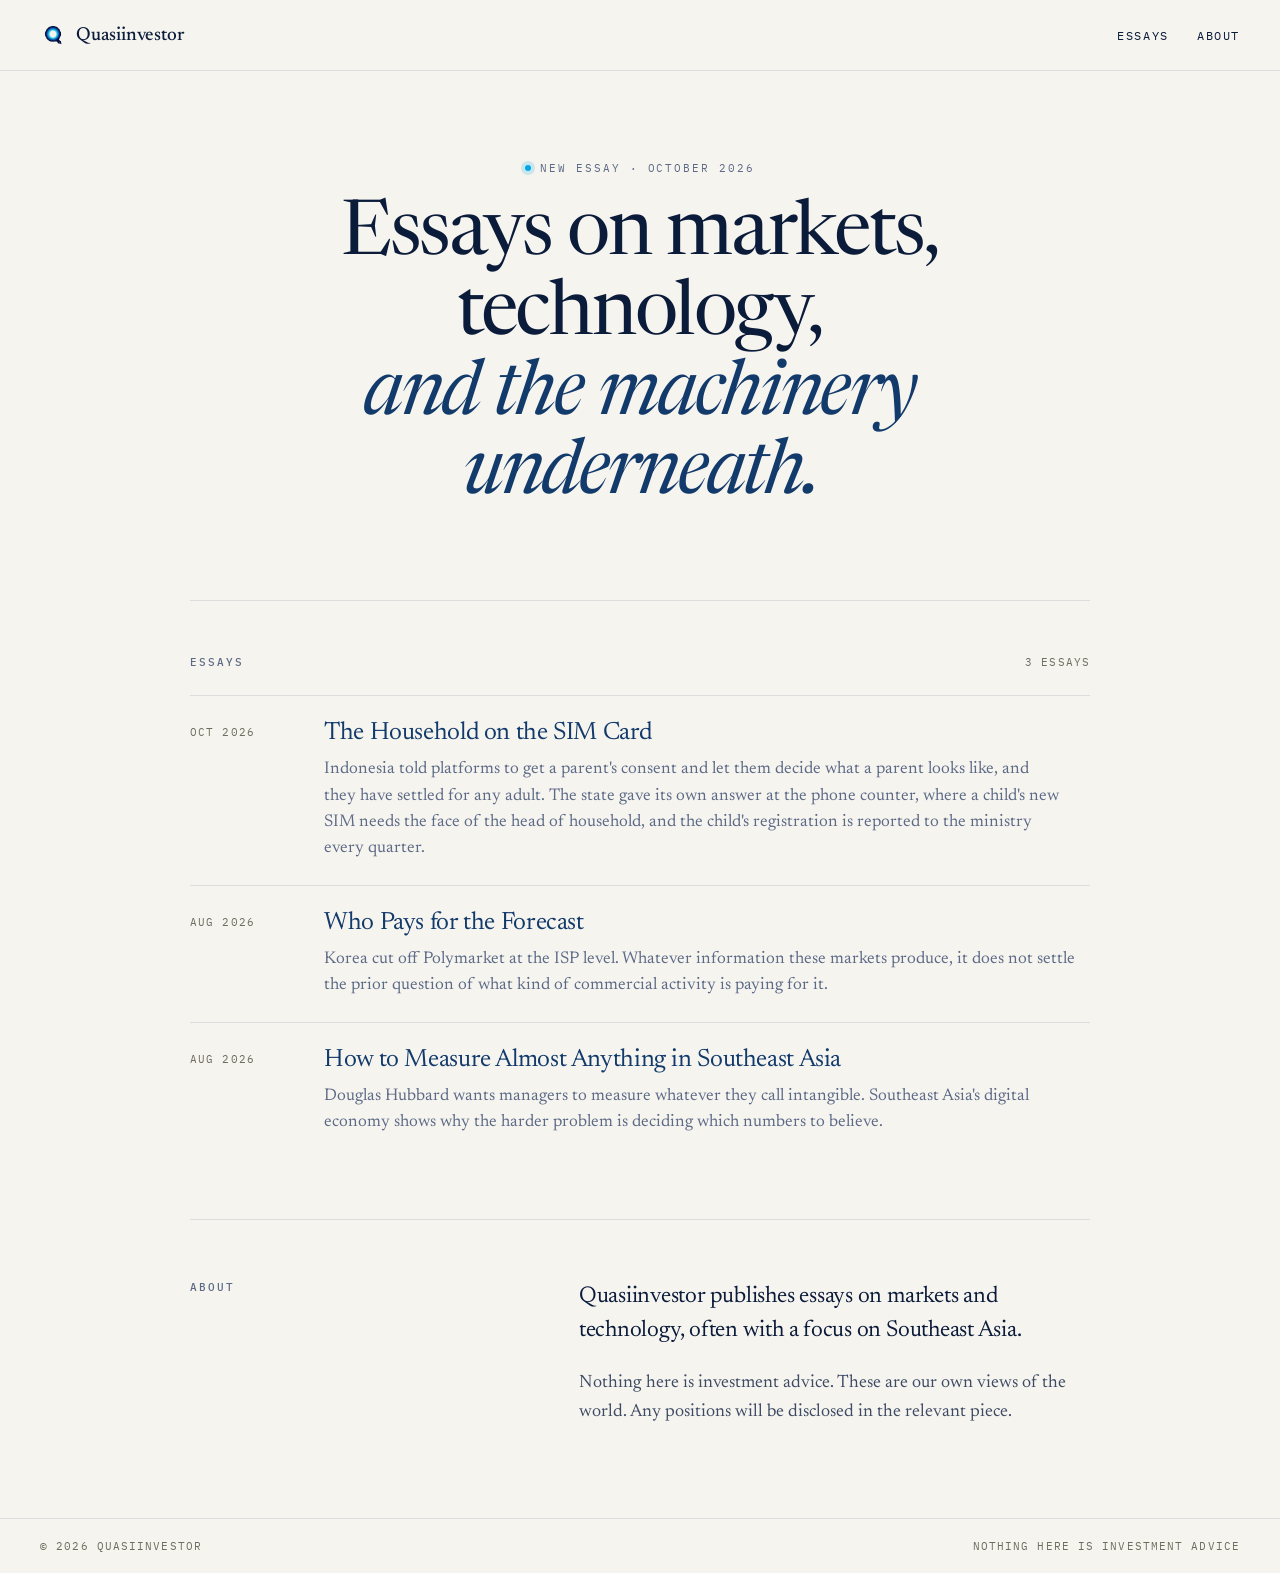
<file: index.html>
<!doctype html>
<html lang="en">
<head>
  <meta charset="utf-8">
  <meta name="viewport" content="width=device-width, initial-scale=1">
  <title>Quasiinvestor · Essays on markets, technology, and the machinery underneath</title>
  <meta name="description" content="Essays on markets, technology, and the machinery underneath, often through a Southeast Asian lens. None of it is investment advice.">
  <meta property="og:title" content="Quasiinvestor">
  <meta property="og:description" content="Essays on markets, technology, and the machinery underneath.">
  <meta property="og:type" content="website">
  <meta property="og:url" content="https://quasiinvestor.com/">
  <link rel="icon" href="assets/quasi-logo.png">
  <link rel="preconnect" href="https://fonts.googleapis.com">
  <link rel="preconnect" href="https://fonts.gstatic.com" crossorigin>
  <link href="https://fonts.googleapis.com/css2?family=IBM+Plex+Mono:wght@400;500&amp;family=Newsreader:ital,opsz,wght@0,6..72,300;0,6..72,400;0,6..72,500;1,6..72,400&amp;display=swap" rel="stylesheet">
  <link rel="stylesheet" href="style.css">
</head>
<body>
  <header class="bar site-header">
    <a class="lockup" href="/" aria-label="Quasiinvestor home">
      <img src="assets/quasi-logo.png" alt="" width="26" height="26">
      <span class="wordmark">Quasiinvestor</span>
    </a>

    <nav aria-label="Main navigation">
      <a href="#essays">Essays</a>
      <a href="#about">About</a>
    </nav>
  </header>

  <main>
    <section class="hero" aria-labelledby="hero-title">
      <p class="status"><span class="dot" aria-hidden="true"></span>New essay · <time datetime="2026-10-01">October 2026</time></p>
      <h1 id="hero-title">Essays on markets, technology,<br><em>and the machinery underneath.</em></h1>
    </section>

    <section class="essays" id="essays" aria-labelledby="essays-title">
      <div class="row-head">
        <h2 class="label" id="essays-title">Essays</h2>
        <span class="count">3 essays</span>
      </div>

      <ul class="essay-index">
        <li>
          <time datetime="2026-10-01">Oct 2026</time>
          <div>
            <a class="essay-title" href="/essays/the-household-on-the-sim-card">The Household on the SIM Card</a>
            <p class="essay-dek">Indonesia told platforms to get a parent's consent and let them decide what a parent looks like, and they have settled for any adult. The state gave its own answer at the phone counter, where a child's new SIM needs the face of the head of household, and the child's registration is reported to the ministry every quarter.</p>
          </div>
        </li>
        <li>
          <time datetime="2026-08-24">Aug 2026</time>
          <div>
            <a class="essay-title" href="/essays/who-pays-for-the-forecast">Who Pays for the Forecast</a>
            <p class="essay-dek">Korea cut off Polymarket at the ISP level. Whatever information these markets produce, it does not settle the prior question of what kind of commercial activity is paying for it.</p>
          </div>
        </li>
        <li>
          <time datetime="2026-08-16">Aug 2026</time>
          <div>
            <a class="essay-title" href="/essays/measure-anything-southeast-asia">How to Measure Almost Anything in Southeast Asia</a>
            <p class="essay-dek">Douglas Hubbard wants managers to measure whatever they call intangible. Southeast Asia's digital economy shows why the harder problem is deciding which numbers to believe.</p>
          </div>
        </li>
      </ul>
    </section>

    <section class="about" id="about" aria-labelledby="about-title">
      <h2 class="label" id="about-title">About</h2>
      <div class="about-copy">
        <p class="lead">Quasiinvestor publishes essays on markets and technology, often with a focus on Southeast Asia.</p>
        <p class="copy">Nothing here is investment advice. These are our own views of the world. Any positions will be disclosed in the relevant piece.</p>
      </div>
    </section>
  </main>

  <footer class="bar site-footer">
    <span>© 2026 Quasiinvestor</span>
    <span>Nothing here is investment advice</span>
  </footer>
</body>
</html>
</file>
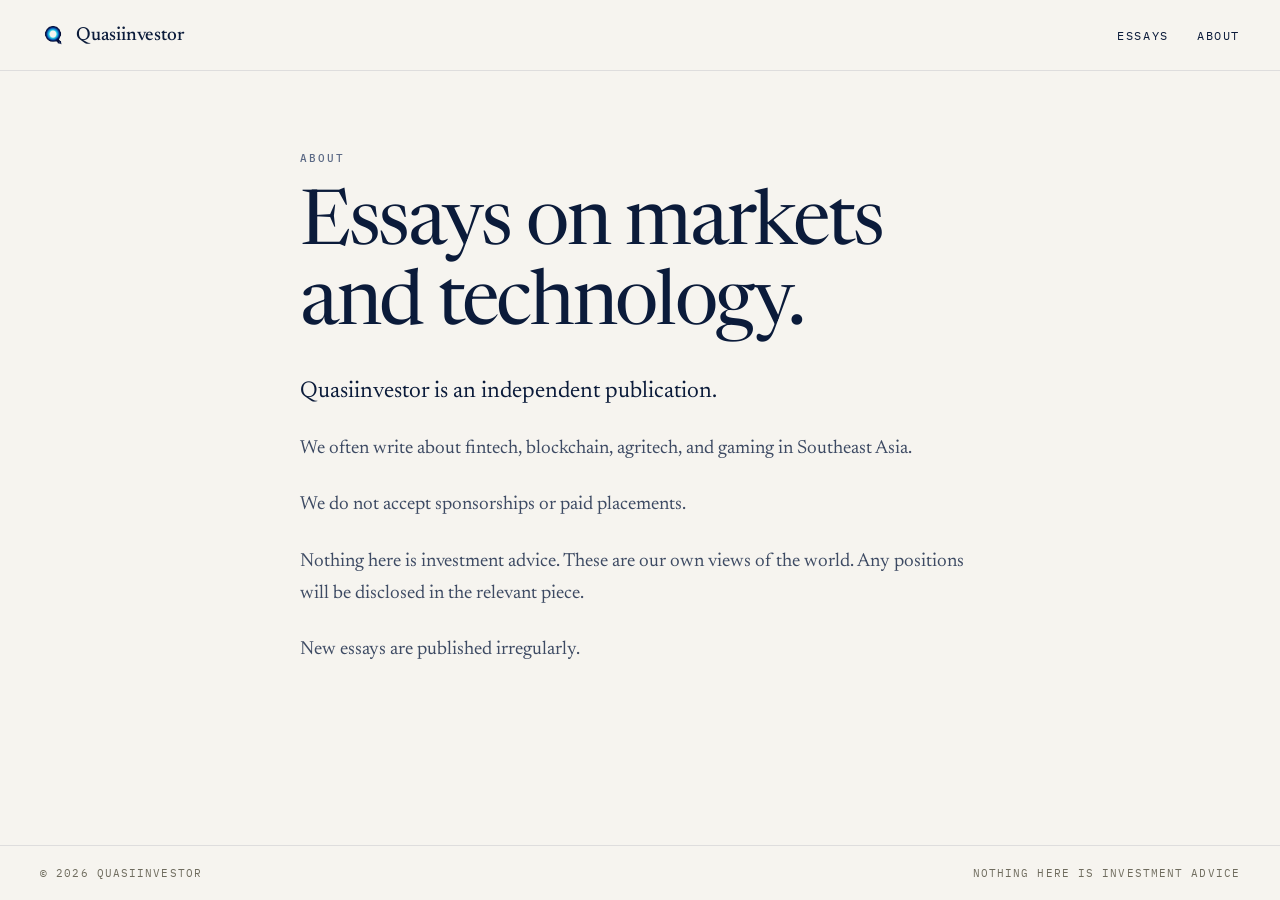
<file: about.html>
<!doctype html>
<html lang="en">
<head>
  <meta charset="utf-8">
  <meta name="viewport" content="width=device-width, initial-scale=1">
  <title>About · Quasiinvestor</title>
  <meta name="description" content="About Quasiinvestor, an independent publication on markets, technology, and Southeast Asia.">
  <meta property="og:title" content="About · Quasiinvestor">
  <meta property="og:description" content="An independent publication on markets, technology, and Southeast Asia.">
  <meta property="og:type" content="website">
  <meta property="og:url" content="https://quasiinvestor.com/about">
  <link rel="icon" href="assets/quasi-logo.png">
  <link rel="preconnect" href="https://fonts.googleapis.com">
  <link rel="preconnect" href="https://fonts.gstatic.com" crossorigin>
  <link href="https://fonts.googleapis.com/css2?family=IBM+Plex+Mono:wght@400;500&amp;family=Newsreader:ital,opsz,wght@0,6..72,300;0,6..72,400;0,6..72,500;1,6..72,400&amp;display=swap" rel="stylesheet">
  <link rel="stylesheet" href="style.css">
</head>
<body>
  <header class="bar site-header">
    <a class="lockup" href="/" aria-label="Quasiinvestor home">
      <img src="assets/quasi-logo.png" alt="" width="26" height="26">
      <span class="wordmark">Quasiinvestor</span>
    </a>

    <nav aria-label="Main navigation">
      <a href="/#essays">Essays</a>
      <a href="/#about" aria-current="page">About</a>
    </nav>
  </header>

  <main>
    <article class="about-page">
      <span class="label">About</span>
      <h1>Essays on markets and technology.</h1>
      <div class="prose">
        <p>Quasiinvestor is an independent publication.</p>
        <p>We often write about fintech, blockchain, agritech, and gaming in Southeast Asia.</p>
        <p>We do not accept sponsorships or paid placements.</p>
        <p>Nothing here is investment advice. These are our own views of the world. Any positions will be disclosed in the relevant piece.</p>
        <p>New essays are published irregularly.</p>
      </div>
    </article>
  </main>

  <footer class="bar site-footer">
    <span>© 2026 Quasiinvestor</span>
    <span>Nothing here is investment advice</span>
  </footer>
</body>
</html>
</file>
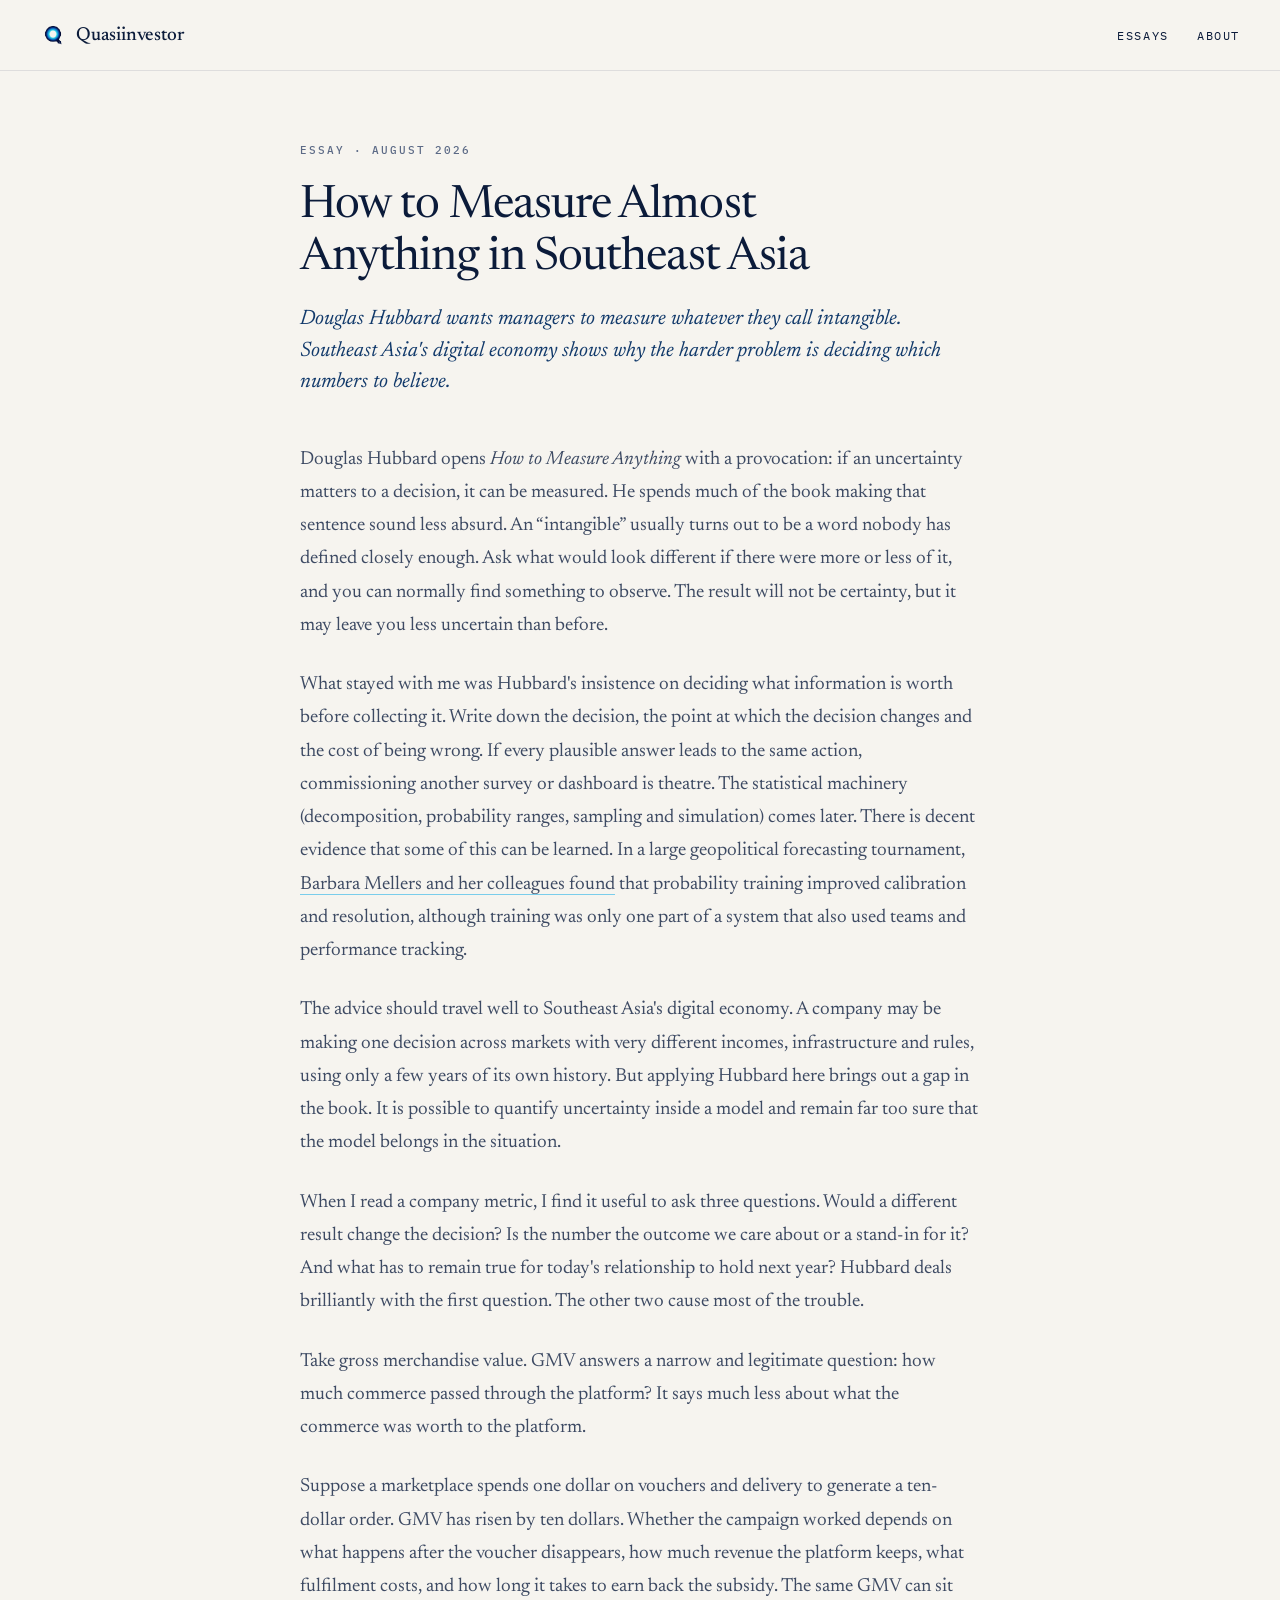
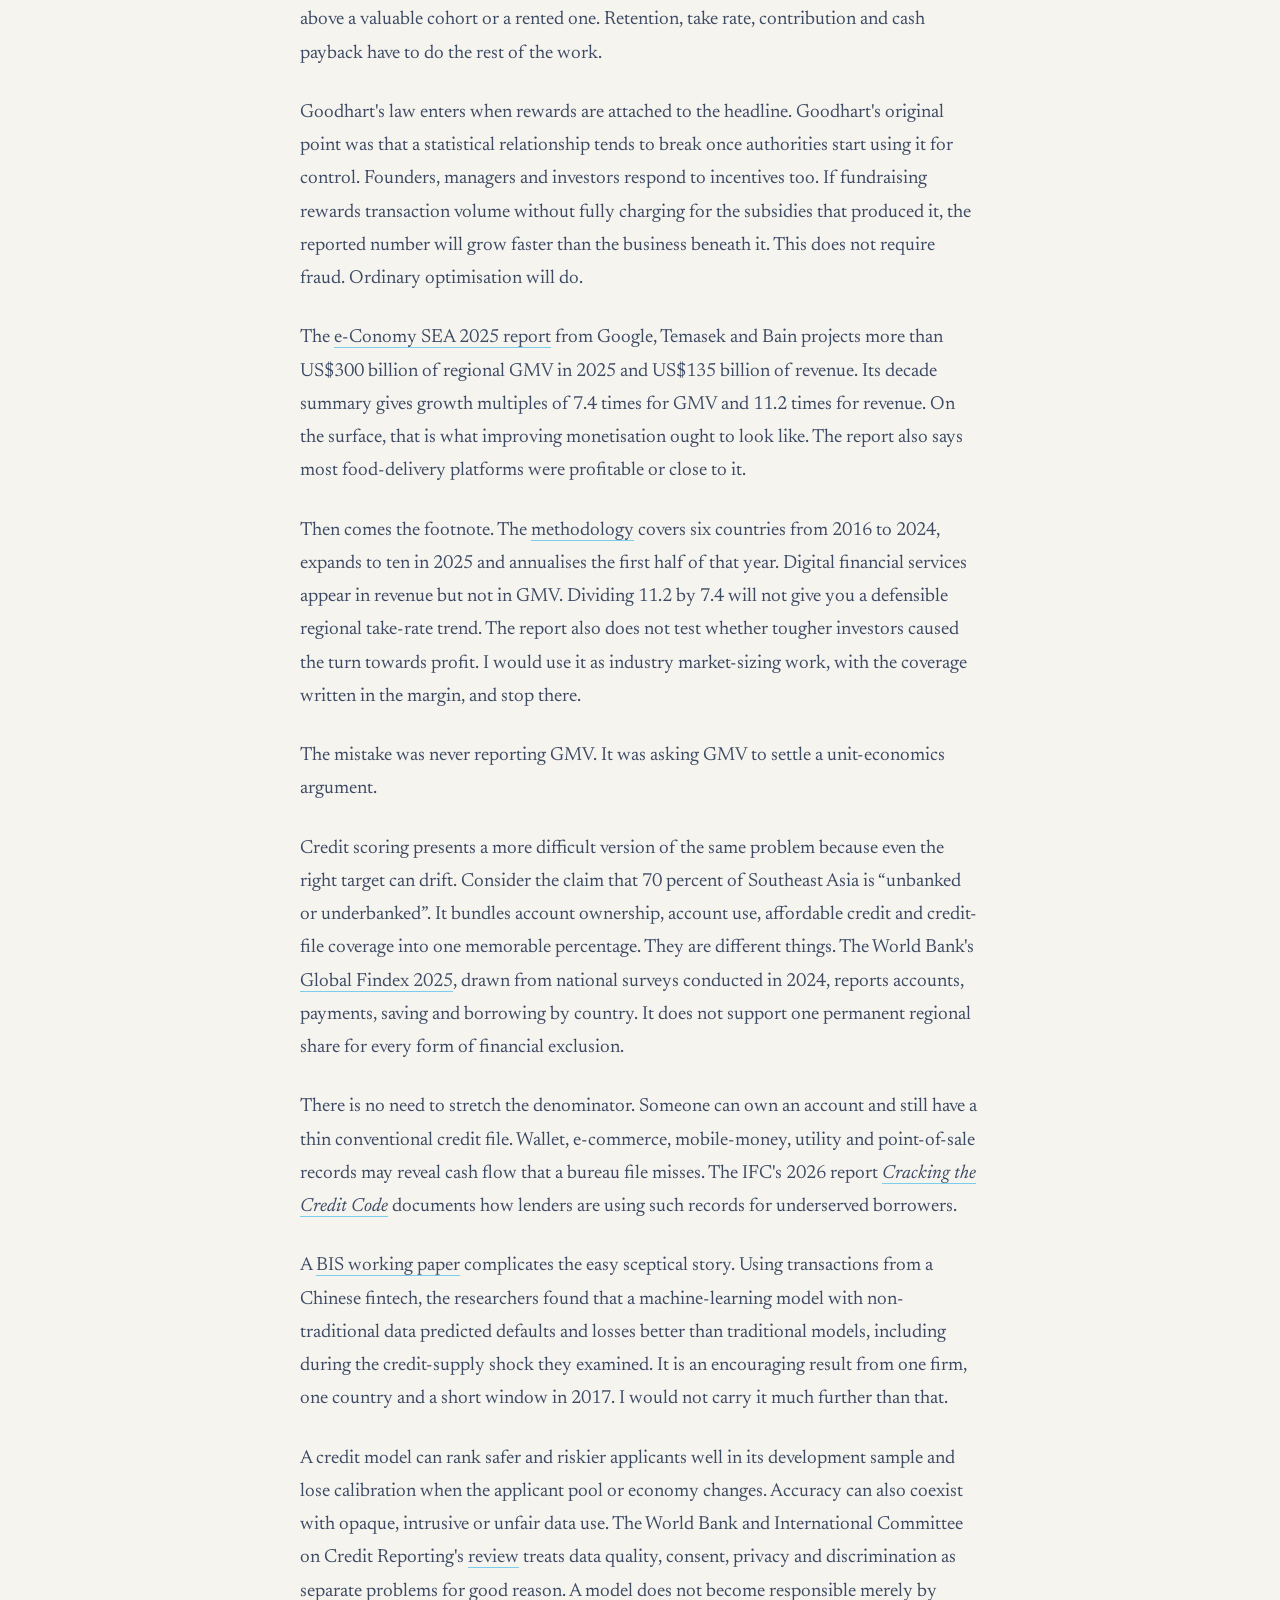
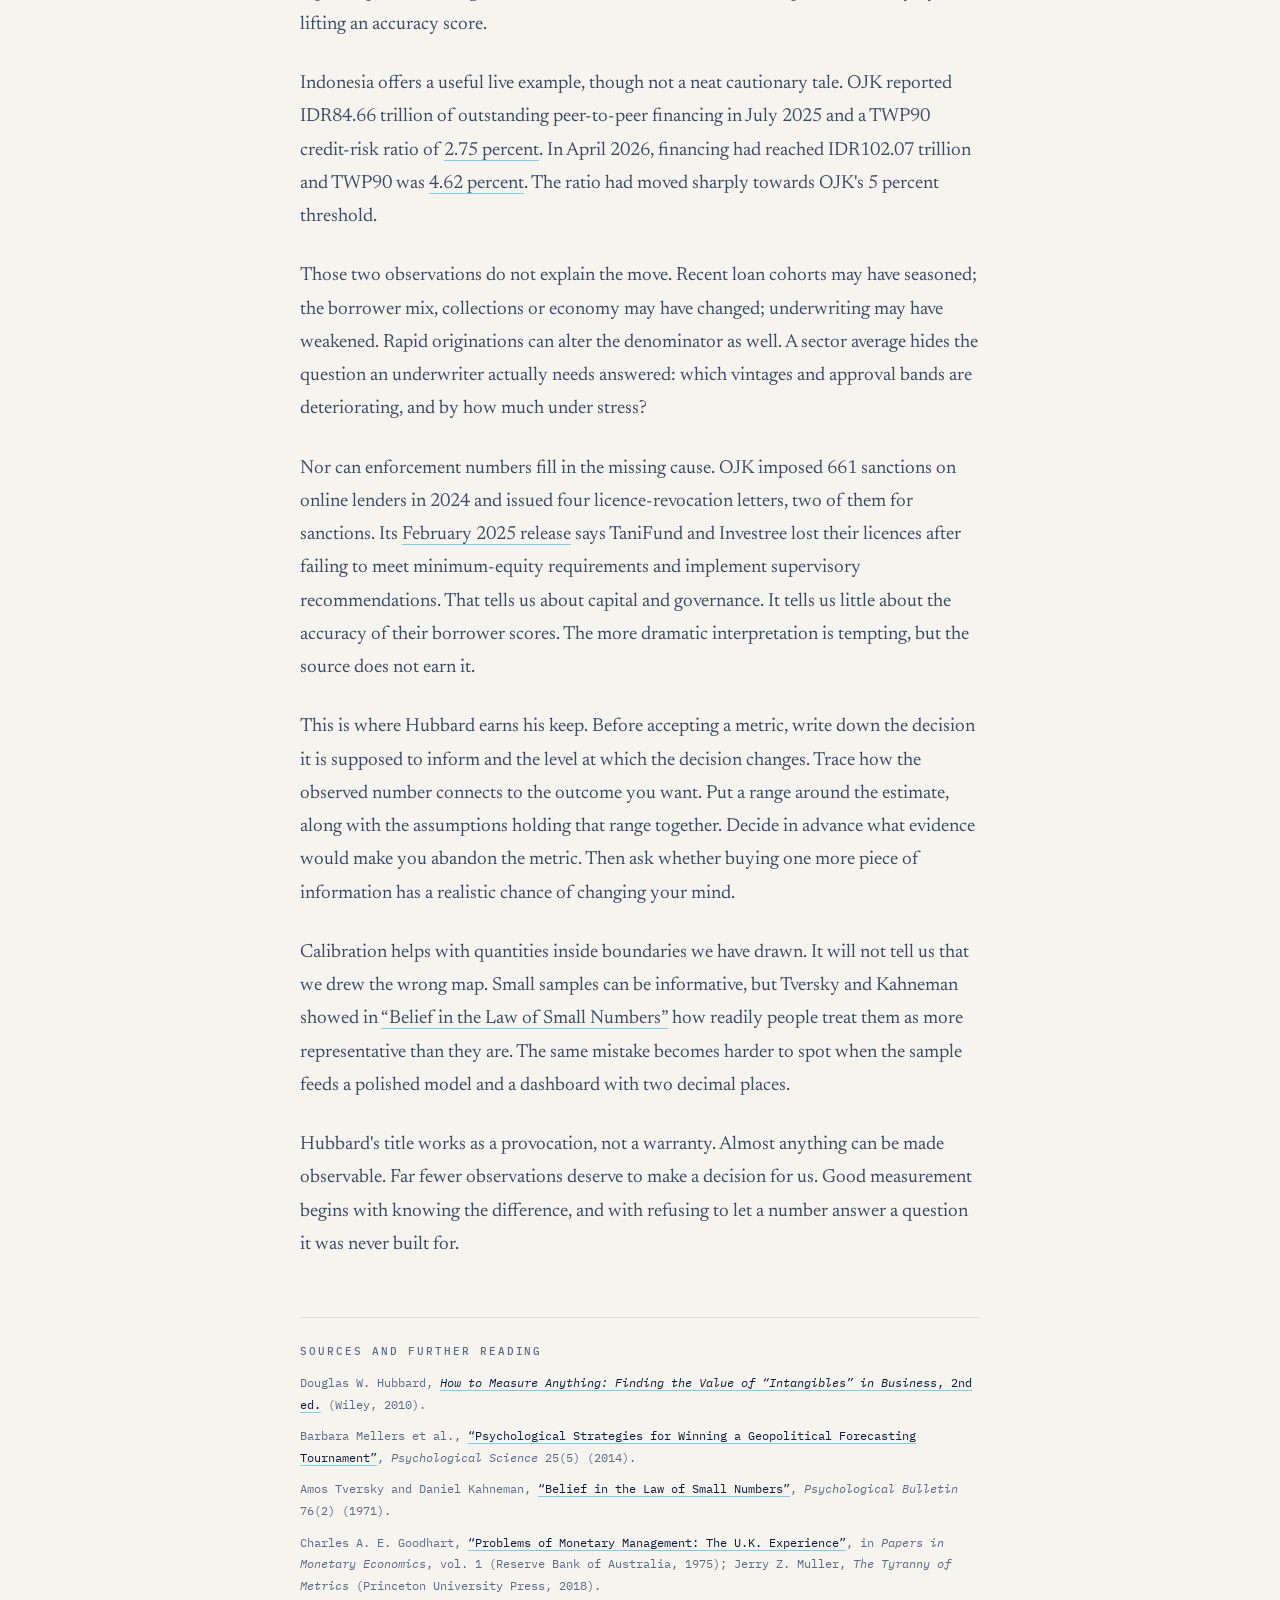
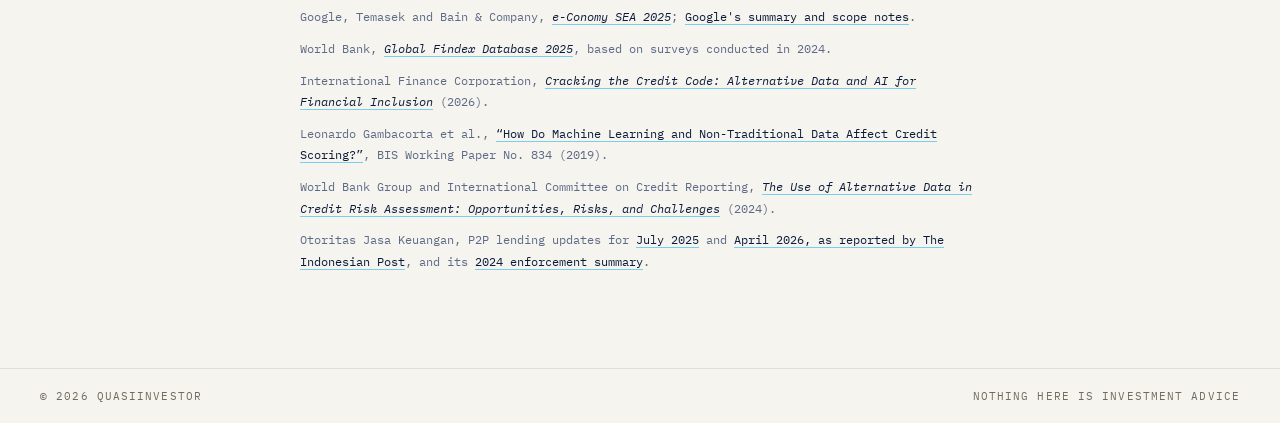
<file: essays/measure-anything-southeast-asia.html>
<!doctype html>
<html lang="en">
<head>
  <meta charset="utf-8">
  <meta name="viewport" content="width=device-width, initial-scale=1">
  <title>How to Measure Almost Anything in Southeast Asia · Quasiinvestor</title>
  <meta name="description" content="Douglas Hubbard wants managers to measure whatever they call intangible. Southeast Asia's digital economy shows why the harder problem is deciding which numbers to believe.">
  <meta property="og:title" content="How to Measure Almost Anything in Southeast Asia">
  <meta property="og:description" content="Douglas Hubbard wants managers to measure whatever they call intangible. Southeast Asia's digital economy shows why the harder problem is deciding which numbers to believe.">
  <meta property="og:type" content="article">
  <meta property="og:url" content="https://quasiinvestor.com/essays/measure-anything-southeast-asia">
  <link rel="icon" href="/assets/quasi-logo.png">
  <link rel="preconnect" href="https://fonts.googleapis.com">
  <link rel="preconnect" href="https://fonts.gstatic.com" crossorigin>
  <link href="https://fonts.googleapis.com/css2?family=IBM+Plex+Mono:wght@400;500&amp;family=Newsreader:ital,opsz,wght@0,6..72,300;0,6..72,400;0,6..72,500;1,6..72,400&amp;display=swap" rel="stylesheet">
  <link rel="stylesheet" href="/style.css">
</head>
<body>
  <header class="bar site-header">
    <a class="lockup" href="/" aria-label="Quasiinvestor home">
      <img src="/assets/quasi-logo.png" alt="" width="26" height="26">
      <span class="wordmark">Quasiinvestor</span>
    </a>

    <nav aria-label="Main navigation">
      <a href="/#essays">Essays</a>
      <a href="/#about">About</a>
    </nav>
  </header>

  <main>
    <article class="essay-page">
      <p class="essay-meta">Essay · <time datetime="2026-08-16">August 2026</time></p>
      <h1>How to Measure Almost Anything in Southeast Asia</h1>
      <p class="dek">Douglas Hubbard wants managers to measure whatever they call intangible. Southeast Asia's digital economy shows why the harder problem is deciding which numbers to believe.</p>

      <div class="prose">
        <p>Douglas Hubbard opens <em>How to Measure Anything</em> with a provocation: if an uncertainty matters to a decision, it can be measured. He spends much of the book making that sentence sound less absurd. An “intangible” usually turns out to be a word nobody has defined closely enough. Ask what would look different if there were more or less of it, and you can normally find something to observe. The result will not be certainty, but it may leave you less uncertain than before.</p>

        <p>What stayed with me was Hubbard's insistence on deciding what information is worth before collecting it. Write down the decision, the point at which the decision changes and the cost of being wrong. If every plausible answer leads to the same action, commissioning another survey or dashboard is theatre. The statistical machinery (decomposition, probability ranges, sampling and simulation) comes later. There is decent evidence that some of this can be learned. In a large geopolitical forecasting tournament, <a href="https://journals.sagepub.com/doi/10.1177/0956797614524255">Barbara Mellers and her colleagues found</a> that probability training improved calibration and resolution, although training was only one part of a system that also used teams and performance tracking.</p>

        <p>The advice should travel well to Southeast Asia's digital economy. A company may be making one decision across markets with very different incomes, infrastructure and rules, using only a few years of its own history. But applying Hubbard here brings out a gap in the book. It is possible to quantify uncertainty inside a model and remain far too sure that the model belongs in the situation.</p>

        <p>When I read a company metric, I find it useful to ask three questions. Would a different result change the decision? Is the number the outcome we care about or a stand-in for it? And what has to remain true for today's relationship to hold next year? Hubbard deals brilliantly with the first question. The other two cause most of the trouble.</p>

        <p>Take gross merchandise value. GMV answers a narrow and legitimate question: how much commerce passed through the platform? It says much less about what the commerce was worth to the platform.</p>

        <p>Suppose a marketplace spends one dollar on vouchers and delivery to generate a ten-dollar order. GMV has risen by ten dollars. Whether the campaign worked depends on what happens after the voucher disappears, how much revenue the platform keeps, what fulfilment costs, and how long it takes to earn back the subsidy. The same GMV can sit above a valuable cohort or a rented one. Retention, take rate, contribution and cash payback have to do the rest of the work.</p>

        <p>Goodhart's law enters when rewards are attached to the headline. Goodhart's original point was that a statistical relationship tends to break once authorities start using it for control. Founders, managers and investors respond to incentives too. If fundraising rewards transaction volume without fully charging for the subsidies that produced it, the reported number will grow faster than the business beneath it. This does not require fraud. Ordinary optimisation will do.</p>

        <p>The <a href="https://economysea.withgoogle.com/">e-Conomy SEA 2025 report</a> from Google, Temasek and Bain projects more than US$300 billion of regional GMV in 2025 and US$135 billion of revenue. Its decade summary gives growth multiples of 7.4 times for GMV and 11.2 times for revenue. On the surface, that is what improving monetisation ought to look like. The report also says most food-delivery platforms were profitable or close to it.</p>

        <p>Then comes the footnote. The <a href="https://blog.google/company-news/inside-google/around-the-globe/google-asia/sea-economy-2025/">methodology</a> covers six countries from 2016 to 2024, expands to ten in 2025 and annualises the first half of that year. Digital financial services appear in revenue but not in GMV. Dividing 11.2 by 7.4 will not give you a defensible regional take-rate trend. The report also does not test whether tougher investors caused the turn towards profit. I would use it as industry market-sizing work, with the coverage written in the margin, and stop there.</p>

        <p>The mistake was never reporting GMV. It was asking GMV to settle a unit-economics argument.</p>

        <p>Credit scoring presents a more difficult version of the same problem because even the right target can drift. Consider the claim that 70 percent of Southeast Asia is “unbanked or underbanked”. It bundles account ownership, account use, affordable credit and credit-file coverage into one memorable percentage. They are different things. The World Bank's <a href="https://www.worldbank.org/en/publication/globalfindex/report">Global Findex 2025</a>, drawn from national surveys conducted in 2024, reports accounts, payments, saving and borrowing by country. It does not support one permanent regional share for every form of financial exclusion.</p>

        <p>There is no need to stretch the denominator. Someone can own an account and still have a thin conventional credit file. Wallet, e-commerce, mobile-money, utility and point-of-sale records may reveal cash flow that a bureau file misses. The IFC's 2026 report <a href="https://www.ifc.org/en/insights-reports/2026/cracking-the-credit-code-alternative-data-and-ai-for-financial-inclusion"><em>Cracking the Credit Code</em></a> documents how lenders are using such records for underserved borrowers.</p>

        <p>A <a href="https://www.bis.org/publ/work834.htm">BIS working paper</a> complicates the easy sceptical story. Using transactions from a Chinese fintech, the researchers found that a machine-learning model with non-traditional data predicted defaults and losses better than traditional models, including during the credit-supply shock they examined. It is an encouraging result from one firm, one country and a short window in 2017. I would not carry it much further than that.</p>

        <p>A credit model can rank safer and riskier applicants well in its development sample and lose calibration when the applicant pool or economy changes. Accuracy can also coexist with opaque, intrusive or unfair data use. The World Bank and International Committee on Credit Reporting's <a href="https://openknowledge.worldbank.org/bitstreams/dde85d69-37ac-415e-bc9d-9d6990189da2/download">review</a> treats data quality, consent, privacy and discrimination as separate problems for good reason. A model does not become responsible merely by lifting an accuracy score.</p>

        <p>Indonesia offers a useful live example, though not a neat cautionary tale. OJK reported IDR84.66 trillion of outstanding peer-to-peer financing in July 2025 and a TWP90 credit-risk ratio of <a href="https://www.ojk.go.id/en/berita-dan-kegiatan/siaran-pers/Pages/Financial-Services-Sector-Stability-Maintained-Amid-Global-and-Domestic-Dynamics.aspx">2.75 percent</a>. In April 2026, financing had reached IDR102.07 trillion and TWP90 was <a href="https://indonesianpost.com/2026/06/08/ojk-special-supervision-fintech-lenders-capital-bad-loans-indonesia/">4.62 percent</a>. The ratio had moved sharply towards OJK's 5 percent threshold.</p>

        <p>Those two observations do not explain the move. Recent loan cohorts may have seasoned; the borrower mix, collections or economy may have changed; underwriting may have weakened. Rapid originations can alter the denominator as well. A sector average hides the question an underwriter actually needs answered: which vintages and approval bands are deteriorating, and by how much under stress?</p>

        <p>Nor can enforcement numbers fill in the missing cause. OJK imposed 661 sanctions on online lenders in 2024 and issued four licence-revocation letters, two of them for sanctions. Its <a href="https://ojk.go.id/en/berita-dan-kegiatan/siaran-pers/Documents/Pages/OJK-Strengthens-Supervision-and-Resolves-Issues-in-the-Fintech-Peer-to-Peer-Lending-Industry/20%20%5BPress%20Release%5D%20OJK%20Fokus%20Penguatan%20Pengawasan%20dan%20Penyelesaian%20Permasalahan%20di%20Industri%20Pindar_EN.pdf">February 2025 release</a> says TaniFund and Investree lost their licences after failing to meet minimum-equity requirements and implement supervisory recommendations. That tells us about capital and governance. It tells us little about the accuracy of their borrower scores. The more dramatic interpretation is tempting, but the source does not earn it.</p>

        <p>This is where Hubbard earns his keep. Before accepting a metric, write down the decision it is supposed to inform and the level at which the decision changes. Trace how the observed number connects to the outcome you want. Put a range around the estimate, along with the assumptions holding that range together. Decide in advance what evidence would make you abandon the metric. Then ask whether buying one more piece of information has a realistic chance of changing your mind.</p>

        <p>Calibration helps with quantities inside boundaries we have drawn. It will not tell us that we drew the wrong map. Small samples can be informative, but Tversky and Kahneman showed in <a href="https://doi.org/10.1037/h0031322">“Belief in the Law of Small Numbers”</a> how readily people treat them as more representative than they are. The same mistake becomes harder to spot when the sample feeds a polished model and a dashboard with two decimal places.</p>

        <p>Hubbard's title works as a provocation, not a warranty. Almost anything can be made observable. Far fewer observations deserve to make a decision for us. Good measurement begins with knowing the difference, and with refusing to let a number answer a question it was never built for.</p>
      </div>

      <div class="sources">
        <span class="label">Sources and further reading</span>
        <ul>
          <li>Douglas W. Hubbard, <a href="https://onlinelibrary.wiley.com/doi/book/10.1002/9781118983836"><em>How to Measure Anything: Finding the Value of “Intangibles” in Business</em>, 2nd ed.</a> (Wiley, 2010).</li>
          <li>Barbara Mellers et al., <a href="https://journals.sagepub.com/doi/10.1177/0956797614524255">“Psychological Strategies for Winning a Geopolitical Forecasting Tournament”</a>, <em>Psychological Science</em> 25(5) (2014).</li>
          <li>Amos Tversky and Daniel Kahneman, <a href="https://doi.org/10.1037/h0031322">“Belief in the Law of Small Numbers”</a>, <em>Psychological Bulletin</em> 76(2) (1971).</li>
          <li>Charles A. E. Goodhart, <a href="https://www.econbiz.de/Record/problems-of-monetary-management-the-u-k-experience-goodhart-charles/10002525062">“Problems of Monetary Management: The U.K. Experience”</a>, in <em>Papers in Monetary Economics</em>, vol. 1 (Reserve Bank of Australia, 1975); Jerry Z. Muller, <em>The Tyranny of Metrics</em> (Princeton University Press, 2018).</li>
          <li>Google, Temasek and Bain &amp; Company, <a href="https://economysea.withgoogle.com/"><em>e-Conomy SEA 2025</em></a>; <a href="https://blog.google/company-news/inside-google/around-the-globe/google-asia/sea-economy-2025/">Google's summary and scope notes</a>.</li>
          <li>World Bank, <a href="https://www.worldbank.org/en/publication/globalfindex/report"><em>Global Findex Database 2025</em></a>, based on surveys conducted in 2024.</li>
          <li>International Finance Corporation, <a href="https://www.ifc.org/en/insights-reports/2026/cracking-the-credit-code-alternative-data-and-ai-for-financial-inclusion"><em>Cracking the Credit Code: Alternative Data and AI for Financial Inclusion</em></a> (2026).</li>
          <li>Leonardo Gambacorta et al., <a href="https://www.bis.org/publ/work834.htm">“How Do Machine Learning and Non-Traditional Data Affect Credit Scoring?”</a>, BIS Working Paper No. 834 (2019).</li>
          <li>World Bank Group and International Committee on Credit Reporting, <a href="https://openknowledge.worldbank.org/bitstreams/dde85d69-37ac-415e-bc9d-9d6990189da2/download"><em>The Use of Alternative Data in Credit Risk Assessment: Opportunities, Risks, and Challenges</em></a> (2024).</li>
          <li>Otoritas Jasa Keuangan, P2P lending updates for <a href="https://www.ojk.go.id/en/berita-dan-kegiatan/siaran-pers/Pages/Financial-Services-Sector-Stability-Maintained-Amid-Global-and-Domestic-Dynamics.aspx">July 2025</a> and <a href="https://indonesianpost.com/2026/06/08/ojk-special-supervision-fintech-lenders-capital-bad-loans-indonesia/">April 2026, as reported by The Indonesian Post</a>, and its <a href="https://ojk.go.id/en/berita-dan-kegiatan/siaran-pers/Documents/Pages/OJK-Strengthens-Supervision-and-Resolves-Issues-in-the-Fintech-Peer-to-Peer-Lending-Industry/20%20%5BPress%20Release%5D%20OJK%20Fokus%20Penguatan%20Pengawasan%20dan%20Penyelesaian%20Permasalahan%20di%20Industri%20Pindar_EN.pdf">2024 enforcement summary</a>.</li>
        </ul>
      </div>
    </article>
  </main>

  <footer class="bar site-footer">
    <span>© 2026 Quasiinvestor</span>
    <span>Nothing here is investment advice</span>
  </footer>
</body>
</html>
</file>
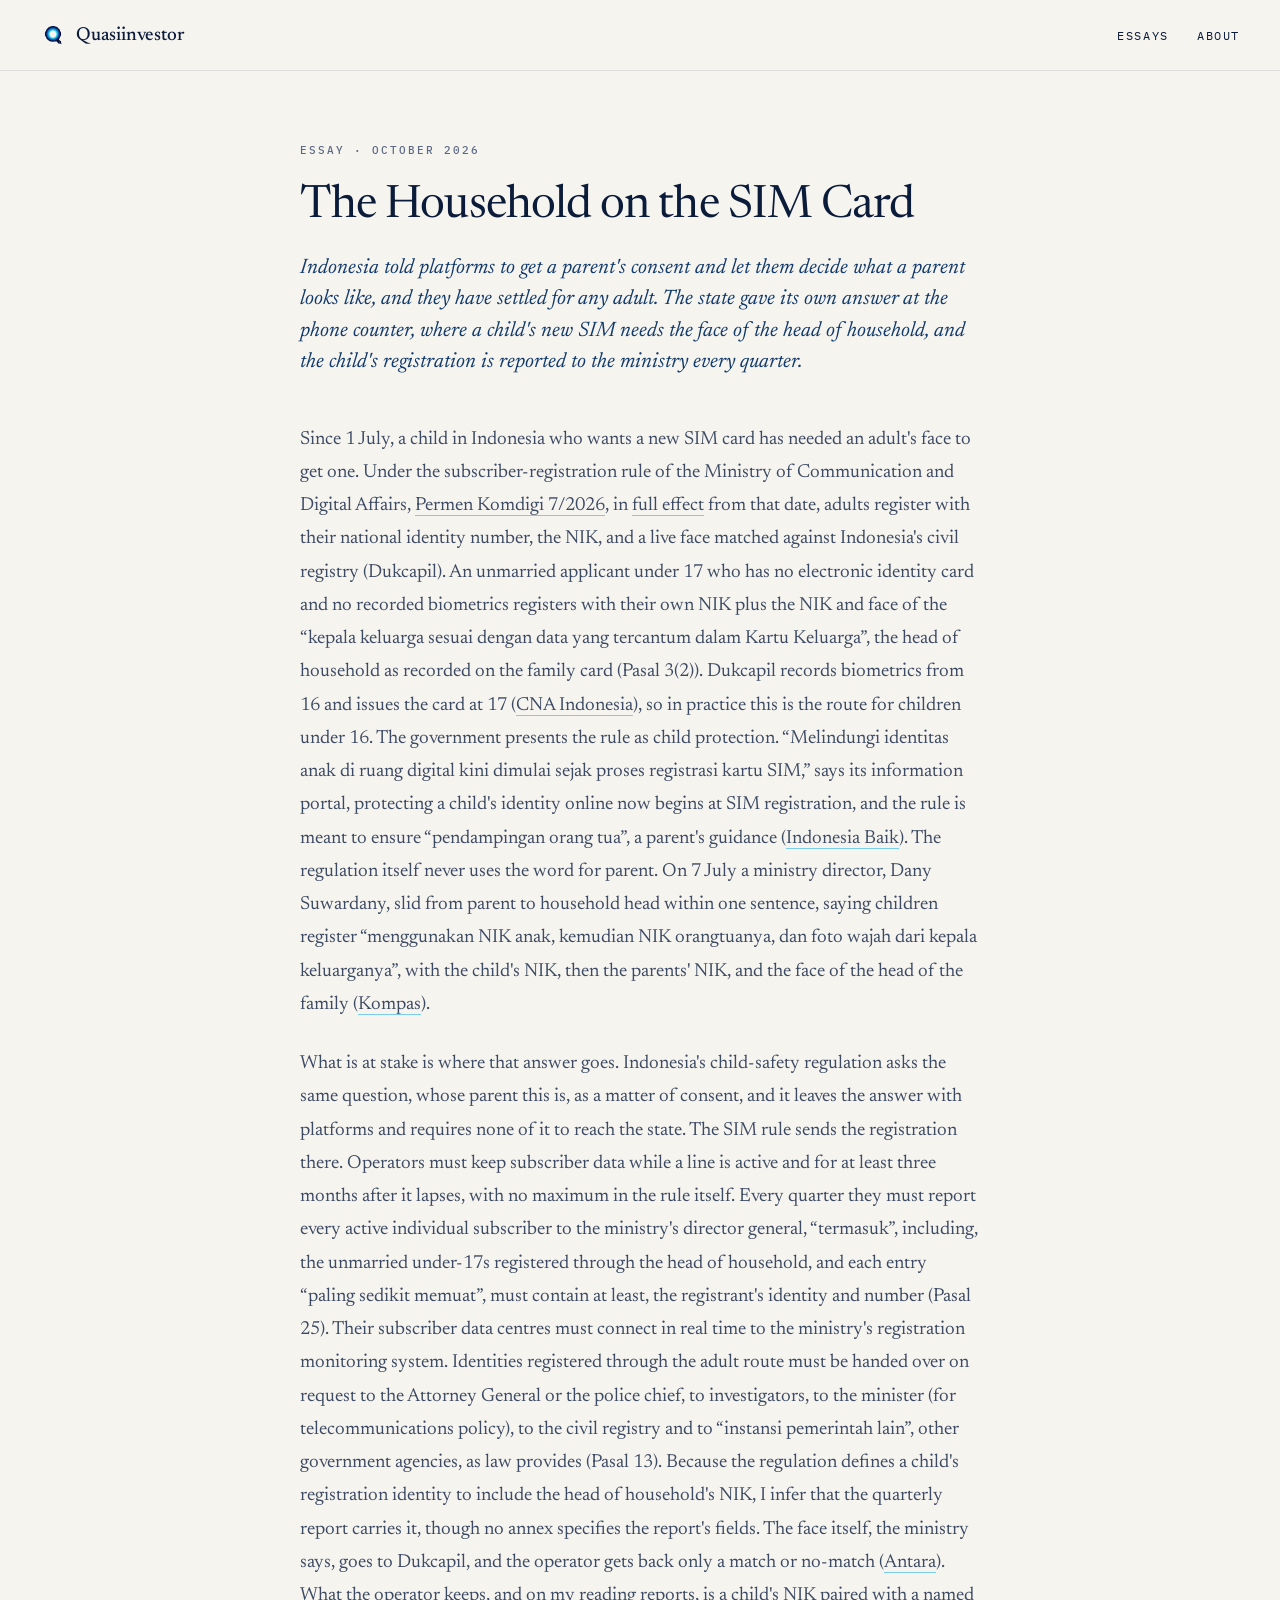
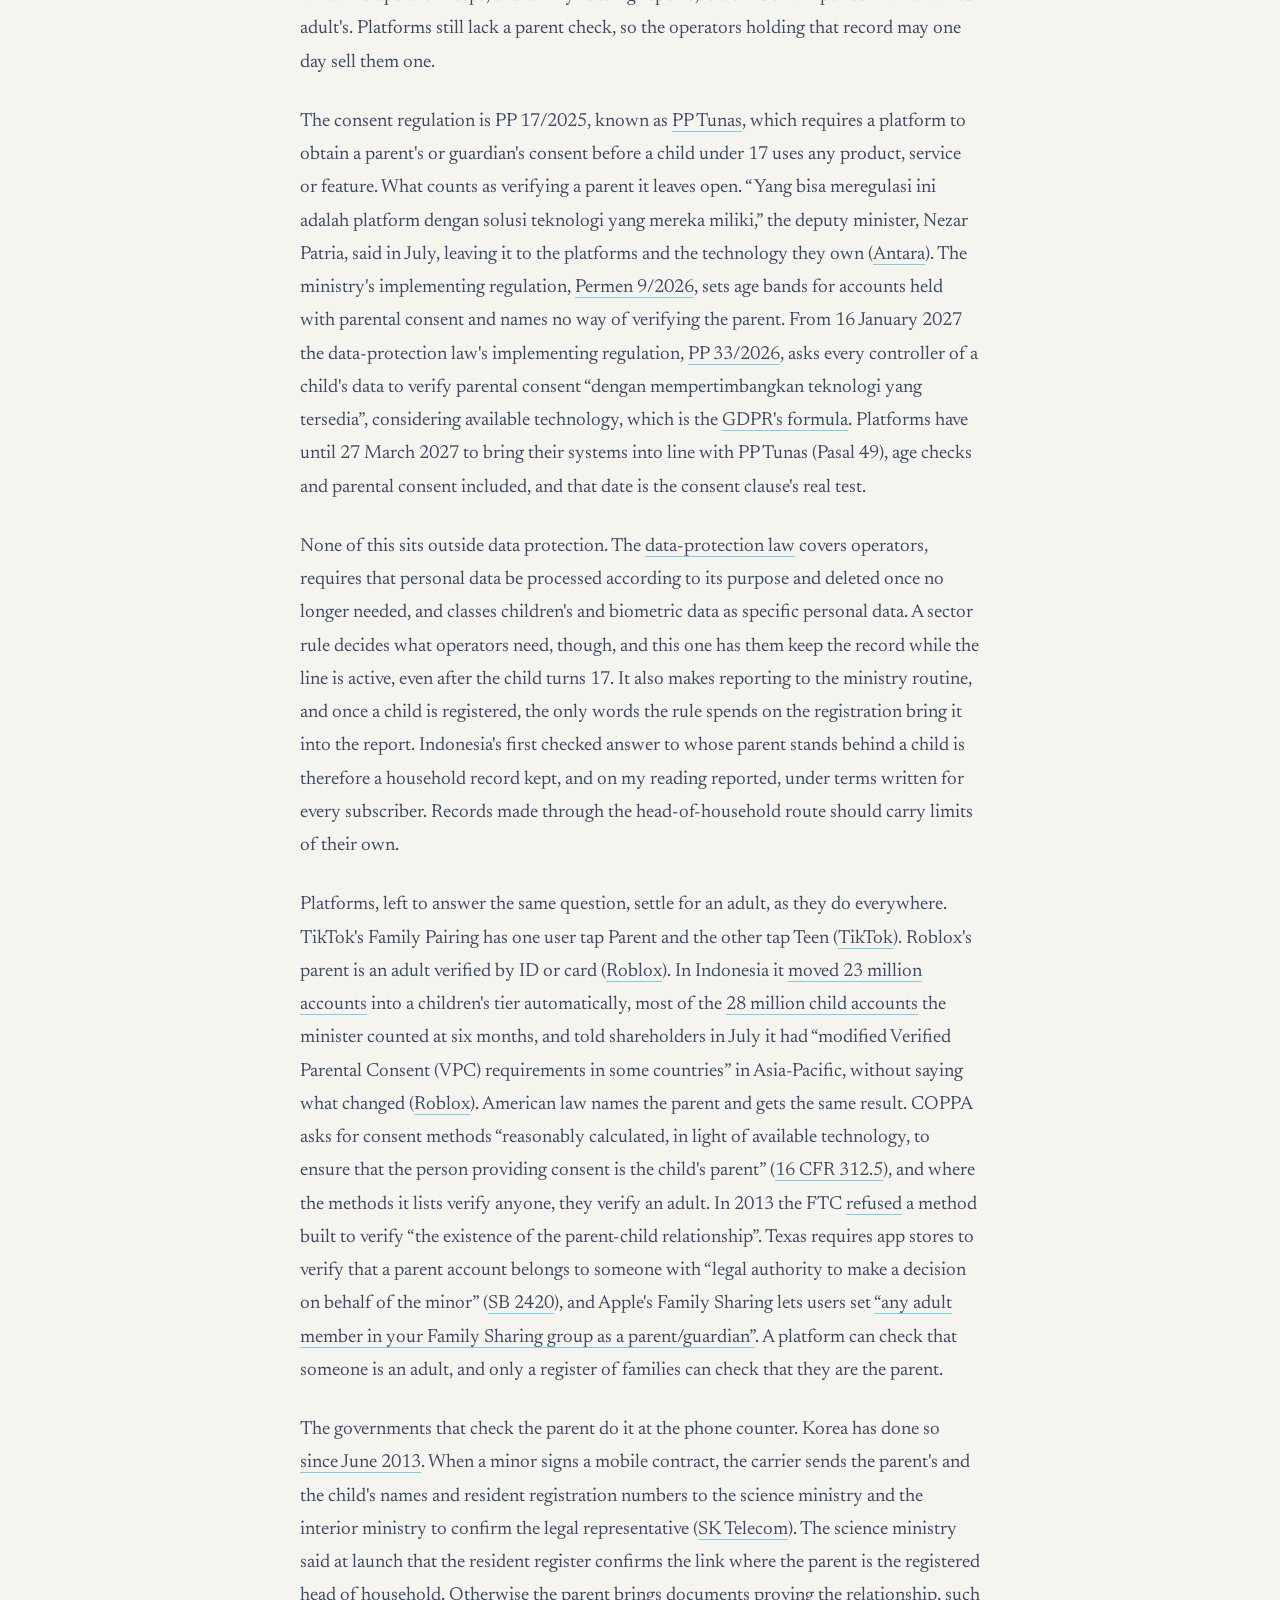
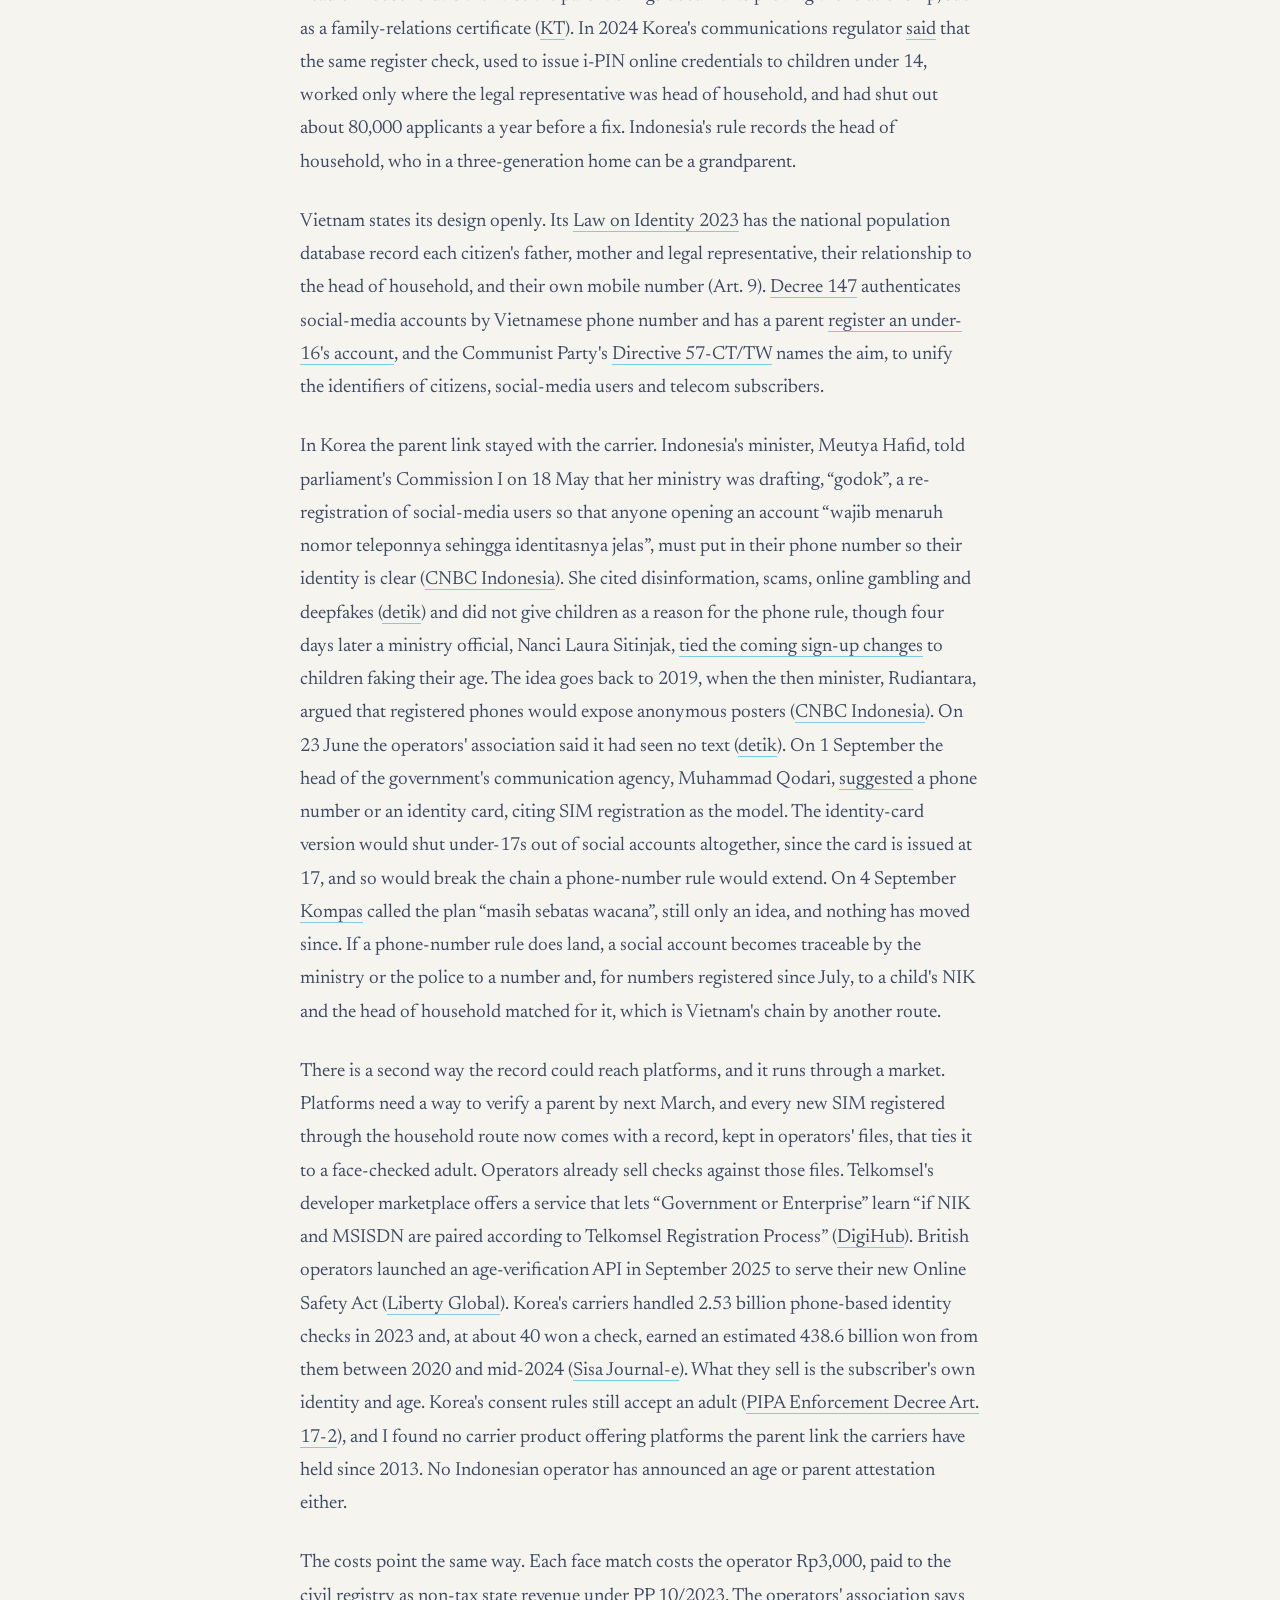
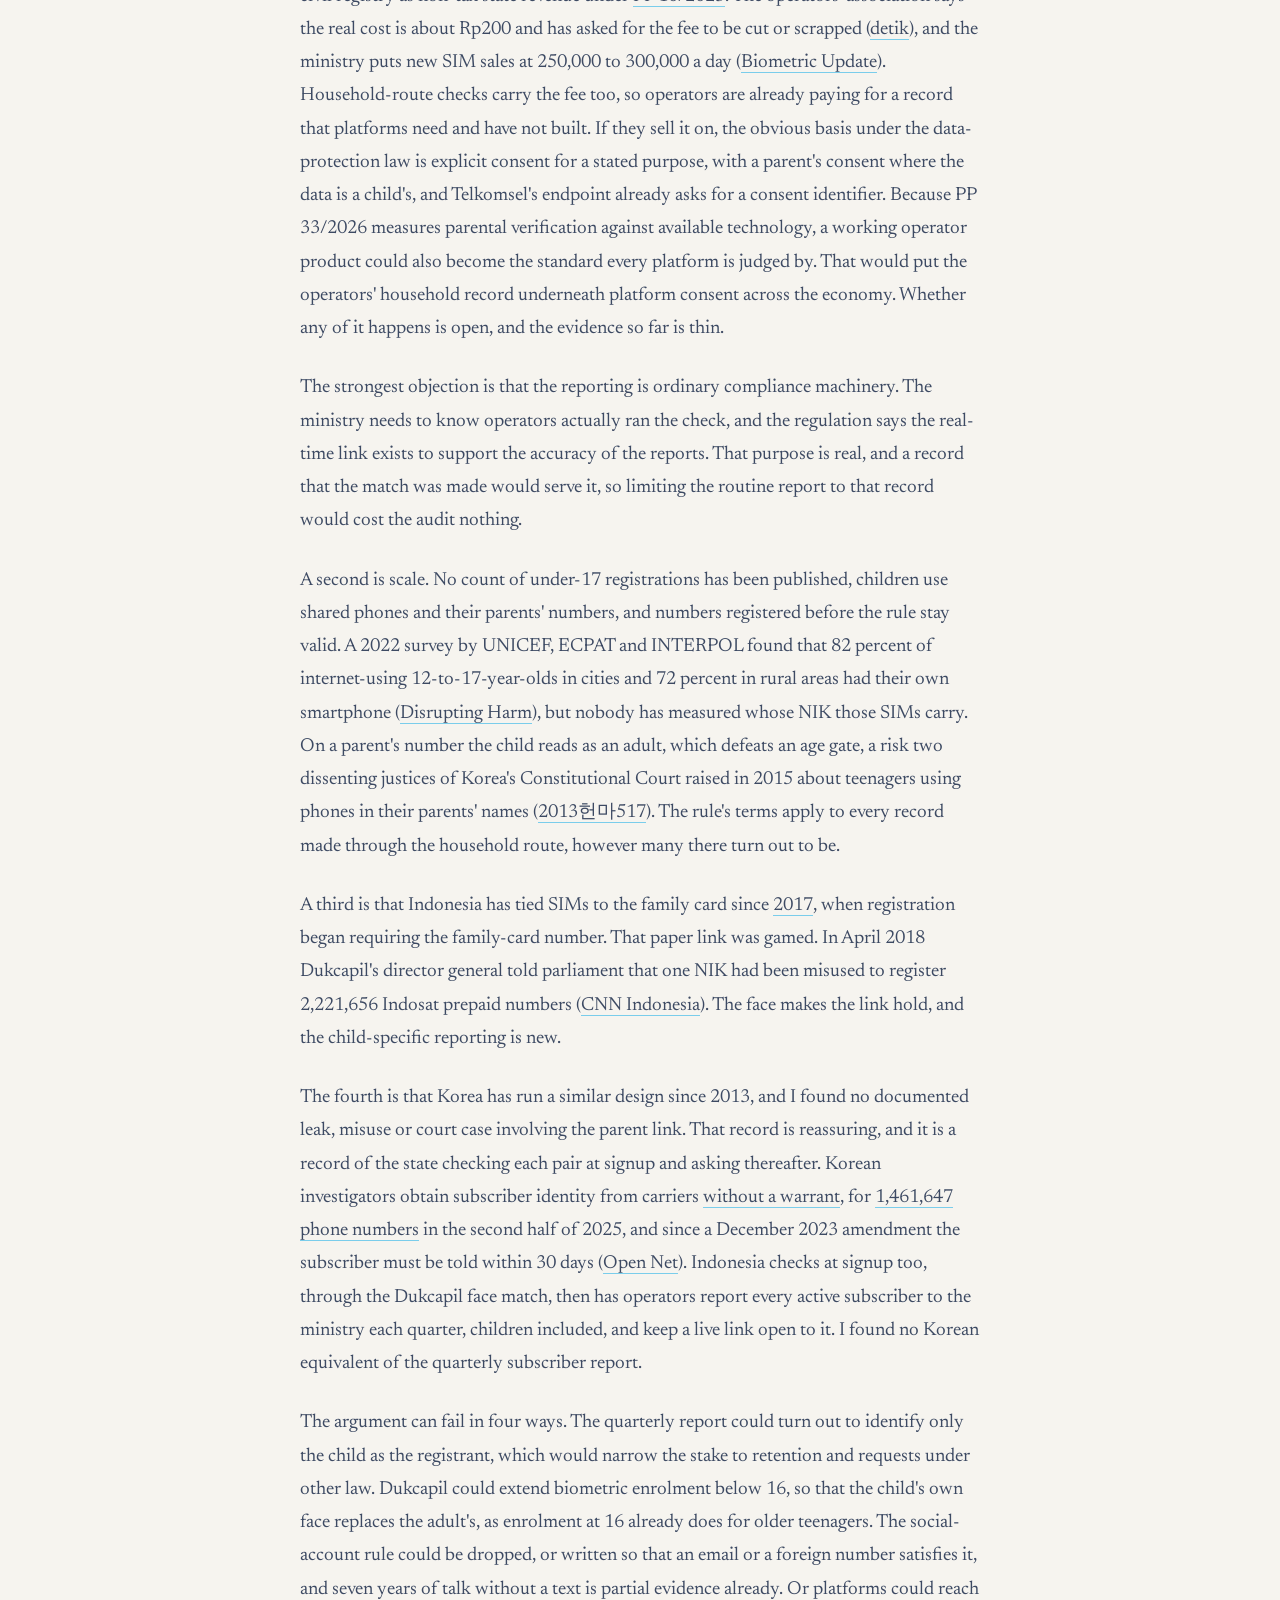
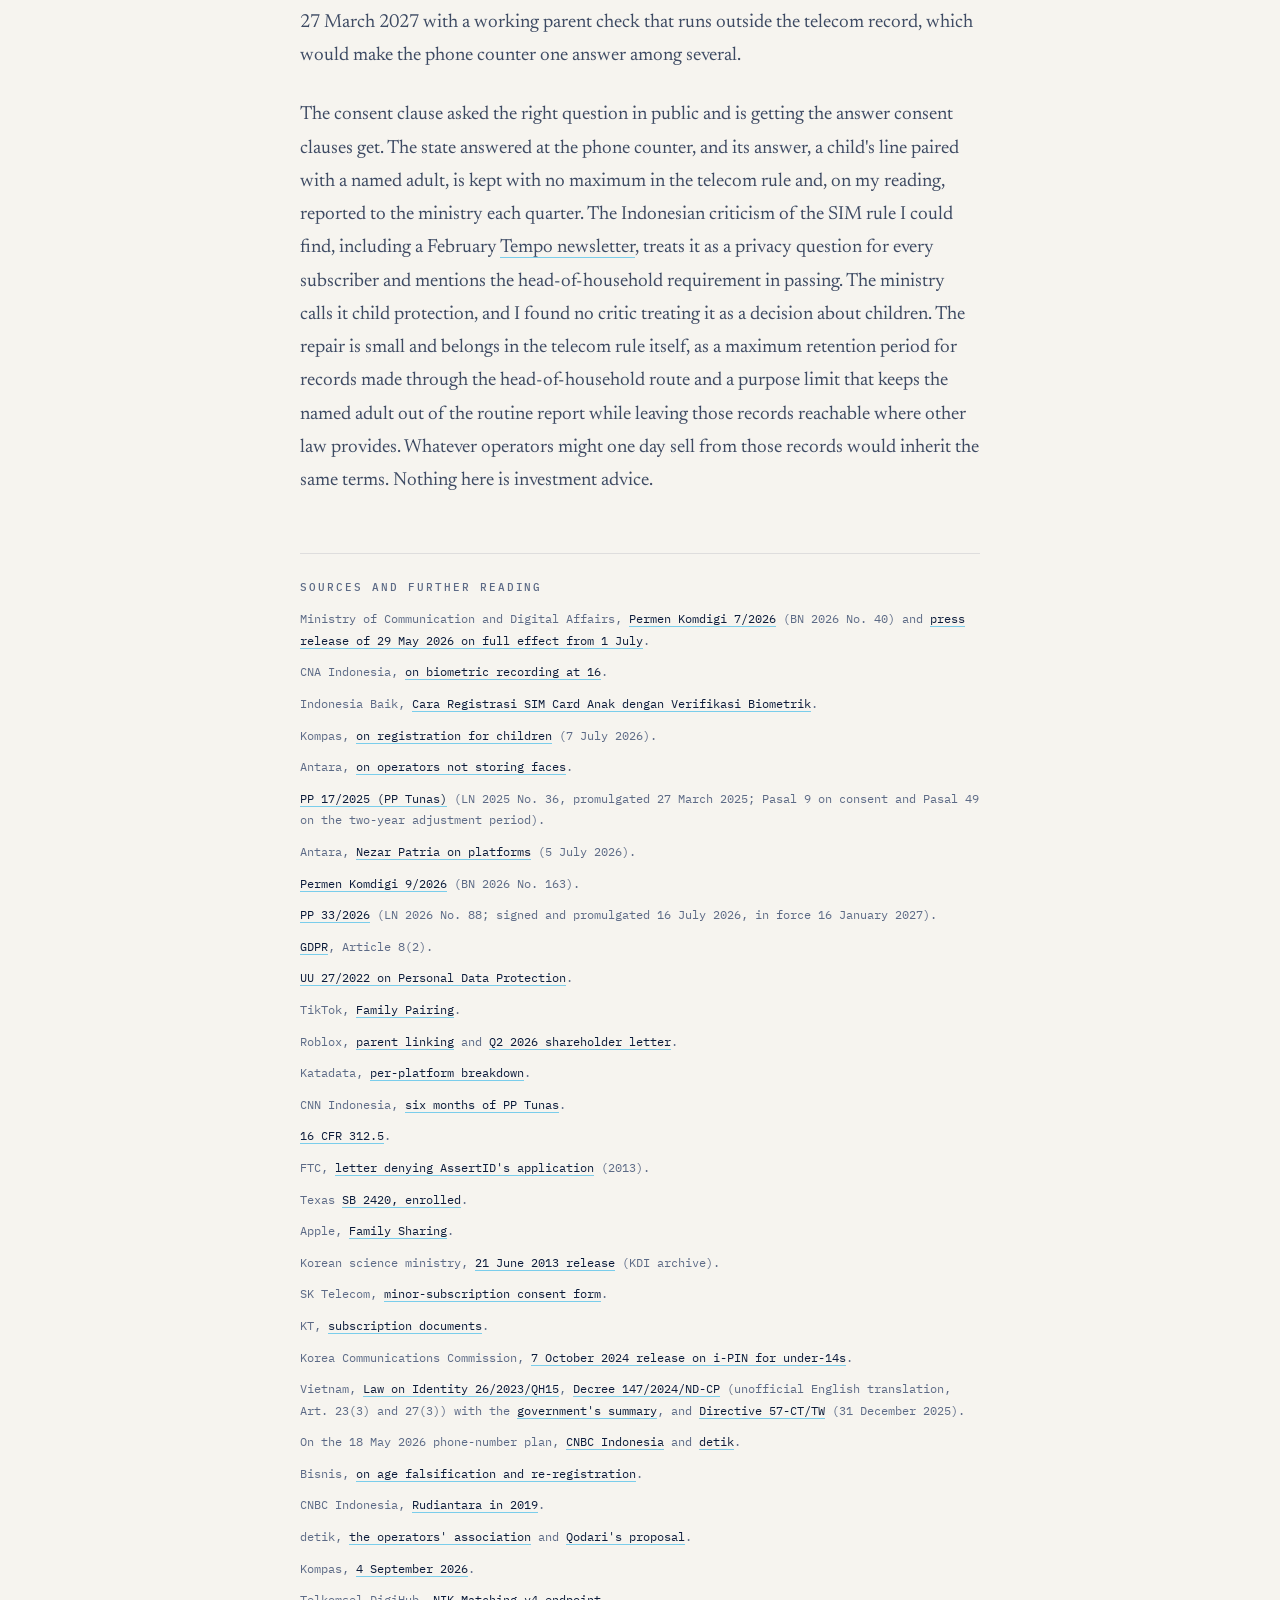
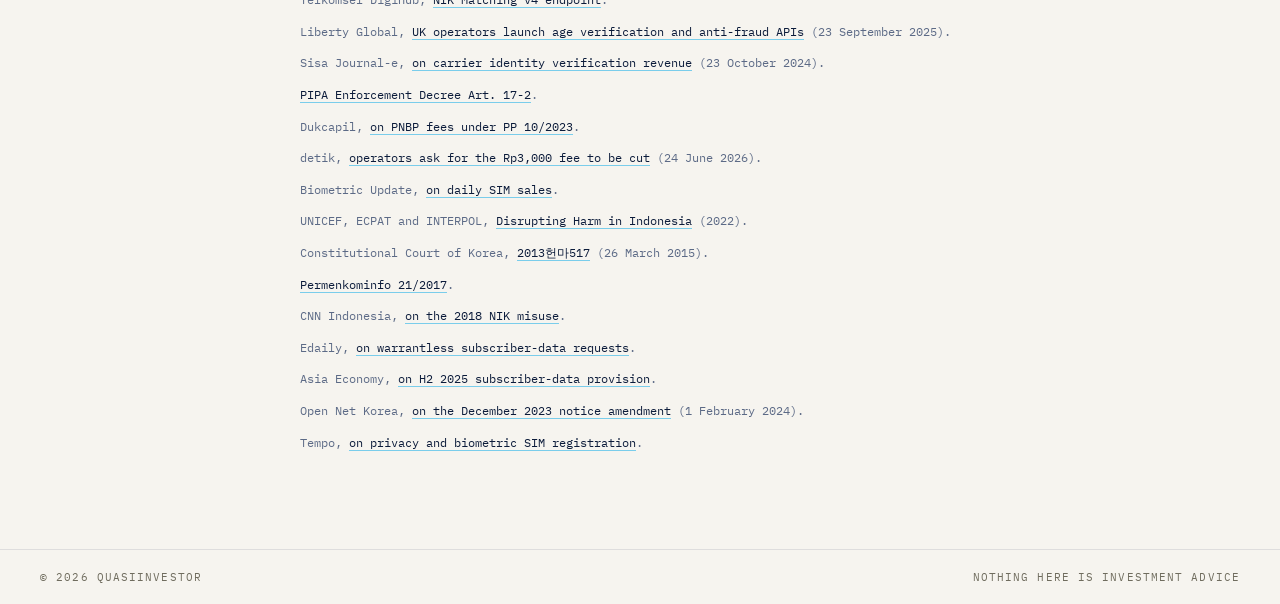
<file: essays/the-household-on-the-sim-card.html>
<!doctype html>
<html lang="en">
<head>
  <meta charset="utf-8">
  <meta name="viewport" content="width=device-width, initial-scale=1">
  <title>The Household on the SIM Card · Quasiinvestor</title>
  <meta name="description" content="Indonesia told platforms to get a parent's consent and let them decide what a parent looks like, and they have settled for any adult. The state gave its own answer at the phone counter, where a child's new SIM needs the face of the head of household, and the child's registration is reported to the ministry every quarter.">
  <meta property="og:title" content="The Household on the SIM Card">
  <meta property="og:description" content="Indonesia told platforms to get a parent's consent and let them decide what a parent looks like, and they have settled for any adult. The state gave its own answer at the phone counter, where a child's new SIM needs the face of the head of household, and the child's registration is reported to the ministry every quarter.">
  <meta property="og:type" content="article">
  <meta property="og:url" content="https://quasiinvestor.com/essays/the-household-on-the-sim-card">
  <link rel="icon" href="/assets/quasi-logo.png">
  <link rel="preconnect" href="https://fonts.googleapis.com">
  <link rel="preconnect" href="https://fonts.gstatic.com" crossorigin>
  <link href="https://fonts.googleapis.com/css2?family=IBM+Plex+Mono:wght@400;500&amp;family=Newsreader:ital,opsz,wght@0,6..72,300;0,6..72,400;0,6..72,500;1,6..72,400&amp;display=swap" rel="stylesheet">
  <link rel="stylesheet" href="/style.css">
</head>
<body>
  <header class="bar site-header">
    <a class="lockup" href="/" aria-label="Quasiinvestor home">
      <img src="/assets/quasi-logo.png" alt="" width="26" height="26">
      <span class="wordmark">Quasiinvestor</span>
    </a>

    <nav aria-label="Main navigation">
      <a href="/#essays">Essays</a>
      <a href="/#about">About</a>
    </nav>
  </header>

  <main>
    <article class="essay-page">
      <p class="essay-meta">Essay · <time datetime="2026-10-01">October 2026</time></p>
      <h1>The Household on the SIM Card</h1>
      <p class="dek">Indonesia told platforms to get a parent's consent and let them decide what a parent looks like, and they have settled for any adult. The state gave its own answer at the phone counter, where a child's new SIM needs the face of the head of household, and the child's registration is reported to the ministry every quarter.</p>

      <div class="prose">
        <p>Since 1 July, a child in Indonesia who wants a new SIM card has needed an adult's face to get one. Under the subscriber-registration rule of the Ministry of Communication and Digital Affairs, <a href="https://jdih.komdigi.go.id/produk_hukum/view/id/1001/t/peraturan+menteri+komunikasi+dan+digital+nomor+7+tahun+2026">Permen Komdigi 7/2026</a>, in <a href="https://portal.komdigi.go.id/kanal-publik/berita-kini/10288">full effect</a> from that date, adults register with their national identity number, the NIK, and a live face matched against Indonesia's civil registry (Dukcapil). An unmarried applicant under 17 who has no electronic identity card and no recorded biometrics registers with their own NIK plus the NIK and face of the “kepala keluarga sesuai dengan data yang tercantum dalam Kartu Keluarga”, the head of household as recorded on the family card (Pasal 3(2)). Dukcapil records biometrics from 16 and issues the card at 17 (<a href="https://www.cna.id/indonesia/ektp-warga-16-tahun-tidak-perlu-mengantre-lama-efisien-43591">CNA Indonesia</a>), so in practice this is the route for children under 16. The government presents the rule as child protection. “Melindungi identitas anak di ruang digital kini dimulai sejak proses registrasi kartu SIM,” says its information portal, protecting a child's identity online now begins at SIM registration, and the rule is meant to ensure “pendampingan orang tua”, a parent's guidance (<a href="https://indonesiabaik.id/infografis/cara-registrasi-sim-card-anak-dengan-verifikasi-biometrik">Indonesia Baik</a>). The regulation itself never uses the word for parent. On 7 July a ministry director, Dany Suwardany, slid from parent to household head within one sentence, saying children register “menggunakan NIK anak, kemudian NIK orangtuanya, dan foto wajah dari kepala keluarganya”, with the child's NIK, then the parents' NIK, and the face of the head of the family (<a href="https://nasional.kompas.com/read/2026/07/07/17175251/registrasi-kartu-sim-wajib-face-recognition-bagaimana-untuk-anak">Kompas</a>).</p>

        <p>What is at stake is where that answer goes. Indonesia's child-safety regulation asks the same question, whose parent this is, as a matter of consent, and it leaves the answer with platforms and requires none of it to reach the state. The SIM rule sends the registration there. Operators must keep subscriber data while a line is active and for at least three months after it lapses, with no maximum in the rule itself. Every quarter they must report every active individual subscriber to the ministry's director general, “termasuk”, including, the unmarried under-17s registered through the head of household, and each entry “paling sedikit memuat”, must contain at least, the registrant's identity and number (Pasal 25). Their subscriber data centres must connect in real time to the ministry's registration monitoring system. Identities registered through the adult route must be handed over on request to the Attorney General or the police chief, to investigators, to the minister (for telecommunications policy), to the civil registry and to “instansi pemerintah lain”, other government agencies, as law provides (Pasal 13). Because the regulation defines a child's registration identity to include the head of household's NIK, I infer that the quarterly report carries it, though no annex specifies the report's fields. The face itself, the ministry says, goes to Dukcapil, and the operator gets back only a match or no-match (<a href="https://www.antaranews.com/berita/5639372/kemkomdigi-pastikan-data-registrasi-sim-biometrik-tidak-disimpan-opsel">Antara</a>). What the operator keeps, and on my reading reports, is a child's NIK paired with a named adult's. Platforms still lack a parent check, so the operators holding that record may one day sell them one.</p>

        <p>The consent regulation is PP 17/2025, known as <a href="https://jdih.komdigi.go.id/produk_hukum/view/id/965/t/peraturan+pemerintah+nomor+17+tahun+2025">PP Tunas</a>, which requires a platform to obtain a parent's or guardian's consent before a child under 17 uses any product, service or feature. What counts as verifying a parent it leaves open. “Yang bisa meregulasi ini adalah platform dengan solusi teknologi yang mereka miliki,” the deputy minister, Nezar Patria, said in July, leaving it to the platforms and the technology they own (<a href="https://www.antaranews.com/berita/5636165/wamenkomdigi-tiga-dari-lima-anak-palsukan-usia-untuk-akses-medsos">Antara</a>). The ministry's implementing regulation, <a href="https://jdih.komdigi.go.id/produk_hukum/view/id/1007/t/peraturan+menteri+komunikasi+dan+digital+nomor+9+tahun+2026">Permen 9/2026</a>, sets age bands for accounts held with parental consent and names no way of verifying the parent. From 16 January 2027 the data-protection law's implementing regulation, <a href="https://meridianhukum.com/peraturan/pp-no-33-tahun-2026">PP 33/2026</a>, asks every controller of a child's data to verify parental consent “dengan mempertimbangkan teknologi yang tersedia”, considering available technology, which is the <a href="https://eur-lex.europa.eu/eli/reg/2016/679/oj">GDPR's formula</a>. Platforms have until 27 March 2027 to bring their systems into line with PP Tunas (Pasal 49), age checks and parental consent included, and that date is the consent clause's real test.</p>

        <p>None of this sits outside data protection. The <a href="https://peraturan.bpk.go.id/Details/229798/uu-no-27-tahun-2022">data-protection law</a> covers operators, requires that personal data be processed according to its purpose and deleted once no longer needed, and classes children's and biometric data as specific personal data. A sector rule decides what operators need, though, and this one has them keep the record while the line is active, even after the child turns 17. It also makes reporting to the ministry routine, and once a child is registered, the only words the rule spends on the registration bring it into the report. Indonesia's first checked answer to whose parent stands behind a child is therefore a household record kept, and on my reading reported, under terms written for every subscriber. Records made through the head-of-household route should carry limits of their own.</p>

        <p>Platforms, left to answer the same question, settle for an adult, as they do everywhere. TikTok's Family Pairing has one user tap Parent and the other tap Teen (<a href="https://www.tiktok.com/support/faq_detail?id=7543604781667867142">TikTok</a>). Roblox's parent is an adult verified by ID or card (<a href="https://en.help.roblox.com/hc/en-us/articles/30428321333140">Roblox</a>). In Indonesia it <a href="https://katadata.co.id/digital/teknologi/6aa7b1554885e/pp-tunas-sudah-berlaku-enam-bulan-komdigi-menilai-x-hingga-tiktok-belum-patuh">moved 23 million accounts</a> into a children's tier automatically, most of the <a href="https://www.cnnindonesia.com/teknologi/20260914144618-185-1403724/6-bulan-berlaku-pp-tunas-lindungi-28-juta-akun-anak">28 million child accounts</a> the minister counted at six months, and told shareholders in July it had “modified Verified Parental Consent (VPC) requirements in some countries” in Asia-Pacific, without saying what changed (<a href="https://s27.q4cdn.com/984876518/files/doc_financials/2026/q2/Roblox-Q2-2026-Earnings-Shareholder-Letter.pdf">Roblox</a>). American law names the parent and gets the same result. COPPA asks for consent methods “reasonably calculated, in light of available technology, to ensure that the person providing consent is the child's parent” (<a href="https://www.ecfr.gov/current/title-16/chapter-I/subchapter-C/part-312/section-312.5">16 CFR 312.5</a>), and where the methods it lists verify anyone, they verify an adult. In 2013 the FTC <a href="https://www.ftc.gov/sites/default/files/attachments/press-releases/ftc-denies-assertids-application-proposed-coppa-verifiable-parental-consent-method/131113assertid.pdf">refused</a> a method built to verify “the existence of the parent-child relationship”. Texas requires app stores to verify that a parent account belongs to someone with “legal authority to make a decision on behalf of the minor” (<a href="https://capitol.texas.gov/tlodocs/89R/billtext/html/SB02420F.htm">SB 2420</a>), and Apple's Family Sharing lets users set <a href="https://support.apple.com/en-us/108380">“any adult member in your Family Sharing group as a parent/guardian”</a>. A platform can check that someone is an adult, and only a register of families can check that they are the parent.</p>

        <p>The governments that check the parent do it at the phone counter. Korea has done so <a href="https://eiec.kdi.re.kr/policy/materialView.do?num=127692">since June 2013</a>. When a minor signs a mobile contract, the carrier sends the parent's and the child's names and resident registration numbers to the science ministry and the interior ministry to confirm the legal representative (<a href="https://www.tworld.co.kr/poc/center/info/download/junior_join_confirm.pdf">SK Telecom</a>). The science ministry said at launch that the resident register confirms the link where the parent is the registered head of household. Otherwise the parent brings documents proving the relationship, such as a family-relations certificate (<a href="https://help.kt.com/serviceinfo/ServiceJoinGuideL4.do">KT</a>). In 2024 Korea's communications regulator <a href="https://www.kmcc.go.kr/user.do?mode=view&amp;page=A05030000&amp;boardId=1113&amp;boardSeq=63793">said</a> that the same register check, used to issue i-PIN online credentials to children under 14, worked only where the legal representative was head of household, and had shut out about 80,000 applicants a year before a fix. Indonesia's rule records the head of household, who in a three-generation home can be a grandparent.</p>

        <p>Vietnam states its design openly. Its <a href="https://datafiles.chinhphu.vn/cpp/files/vbpq/2024/01/luat26.pdf">Law on Identity 2023</a> has the national population database record each citizen's father, mother and legal representative, their relationship to the head of household, and their own mobile number (Art. 9). <a href="https://www.qtsc.com.vn/uploads/files/2024/12/30/147_2024_ND-CP_636187-eng.pdf">Decree 147</a> authenticates social-media accounts by Vietnamese phone number and has a parent <a href="https://en.baochinhphu.vn/social-media-platforms-have-to-authenticate-users-via-phone-numbers-decree-111241112173317774.htm">register an under-16's account</a>, and the Communist Party's <a href="https://luatvietnam.vn/thong-tin/chi-thi-57-ct-tw-2025-tang-cuong-bao-dam-an-ninh-mang-bao-mat-thong-tin-425084-d1.html">Directive 57-CT/TW</a> names the aim, to unify the identifiers of citizens, social-media users and telecom subscribers.</p>

        <p>In Korea the parent link stayed with the carrier. Indonesia's minister, Meutya Hafid, told parliament's Commission I on 18 May that her ministry was drafting, “godok”, a re-registration of social-media users so that anyone opening an account “wajib menaruh nomor teleponnya sehingga identitasnya jelas”, must put in their phone number so their identity is clear (<a href="https://www.cnbcindonesia.com/tech/20260518140721-37-735588/aturan-baru-daftar-medsos-wajib-pakai-nomor-hp-ini-kata-menkomdigi">CNBC Indonesia</a>). She cited disinformation, scams, online gambling and deepfakes (<a href="https://inet.detik.com/law-and-policy/d-8494724/usai-batasi-usia-komdigi-kaji-akun-medsos-wajib-pakai-nomor-hp">detik</a>) and did not give children as a reason for the phone rule, though four days later a ministry official, Nanci Laura Sitinjak, <a href="https://teknologi.bisnis.com/read/20260522/84/1975760/komdigi-cegah-anak-palsukan-umur-re-registrasi-media-sosial-kini-wajib-pakai-nomor-handphone">tied the coming sign-up changes</a> to children faking their age. The idea goes back to 2019, when the then minister, Rudiantara, argued that registered phones would expose anonymous posters (<a href="https://www.cnbcindonesia.com/tech/20190619180534-37-79417/alasan-di-balik-wajib-cantumkan-nomor-hp-ketika-daftar-medsos">CNBC Indonesia</a>). On 23 June the operators' association said it had seen no text (<a href="https://inet.detik.com/law-and-policy/d-8545108/apa-kabar-wacana-kewajiban-medsos-pakai-nomor-hp-ini-jawab-operator">detik</a>). On 1 September the head of the government's communication agency, Muhammad Qodari, <a href="https://news.detik.com/berita/d-8643499/qodari-usul-ktp-atau-nomor-hp-jadi-syarat-buat-akun-medsos-biar-tak-anonim">suggested</a> a phone number or an identity card, citing SIM registration as the model. The identity-card version would shut under-17s out of social accounts altogether, since the card is issued at 17, and so would break the chain a phone-number rule would extend. On 4 September <a href="https://tekno.kompas.com/read/2026/09/04/10460037/bikin-akun-medsos-bakal-pakai-ktp-bakom-ri-lempar-wacana">Kompas</a> called the plan “masih sebatas wacana”, still only an idea, and nothing has moved since. If a phone-number rule does land, a social account becomes traceable by the ministry or the police to a number and, for numbers registered since July, to a child's NIK and the head of household matched for it, which is Vietnam's chain by another route.</p>

        <p>There is a second way the record could reach platforms, and it runs through a market. Platforms need a way to verify a parent by next March, and every new SIM registered through the household route now comes with a record, kept in operators' files, that ties it to a face-checked adult. Operators already sell checks against those files. Telkomsel's developer marketplace offers a service that lets “Government or Enterprise” learn “if NIK and MSISDN are paired according to Telkomsel Registration Process” (<a href="https://digihub.telkomsel.com/apis/V2/endpoint/142">DigiHub</a>). British operators launched an age-verification API in September 2025 to serve their new Online Safety Act (<a href="https://www.libertyglobal.com/uk-mobile-operators-launch-age-verification-and-anti-fraud-apis-through-gsma-open-gateway-initiative/">Liberty Global</a>). Korea's carriers handled 2.53 billion phone-based identity checks in 2023 and, at about 40 won a check, earned an estimated 438.6 billion won from them between 2020 and mid-2024 (<a href="https://www.sisajournal-e.com/news/articleView.html?idxno=406693">Sisa Journal-e</a>). What they sell is the subscriber's own identity and age. Korea's consent rules still accept an adult (<a href="https://www.law.go.kr/법령/개인정보보호법시행령/제17조의2">PIPA Enforcement Decree Art. 17-2</a>), and I found no carrier product offering platforms the parent link the carriers have held since 2013. No Indonesian operator has announced an age or parent attestation either.</p>

        <p>The costs point the same way. Each face match costs the operator Rp3,000, paid to the civil registry as non-tax state revenue under <a href="https://dukcapil.kemendagri.go.id/blog/read/pp-102023-berlaku-dukcapil-kemendagri-pungut-pnbp-bagi-lembaga-profit">PP 10/2023</a>. The operators' association says the real cost is about Rp200 and has asked for the fee to be cut or scrapped (<a href="https://inet.detik.com/law-and-policy/d-8544630/registrasi-sim-wajib-scan-wajah-operator-minta-biaya-rp-3-000-dihapus">detik</a>), and the ministry puts new SIM sales at 250,000 to 300,000 a day (<a href="https://www.biometricupdate.com/202607/indonesia-targets-20m-biometric-sim-registrations-in-two-months">Biometric Update</a>). Household-route checks carry the fee too, so operators are already paying for a record that platforms need and have not built. If they sell it on, the obvious basis under the data-protection law is explicit consent for a stated purpose, with a parent's consent where the data is a child's, and Telkomsel's endpoint already asks for a consent identifier. Because PP 33/2026 measures parental verification against available technology, a working operator product could also become the standard every platform is judged by. That would put the operators' household record underneath platform consent across the economy. Whether any of it happens is open, and the evidence so far is thin.</p>

        <p>The strongest objection is that the reporting is ordinary compliance machinery. The ministry needs to know operators actually ran the check, and the regulation says the real-time link exists to support the accuracy of the reports. That purpose is real, and a record that the match was made would serve it, so limiting the routine report to that record would cost the audit nothing.</p>

        <p>A second is scale. No count of under-17 registrations has been published, children use shared phones and their parents' numbers, and numbers registered before the rule stay valid. A 2022 survey by UNICEF, ECPAT and INTERPOL found that 82 percent of internet-using 12-to-17-year-olds in cities and 72 percent in rural areas had their own smartphone (<a href="https://www.unicef.org/innocenti/media/4141/file/DH-Indonesia-Report-2022.pdf">Disrupting Harm</a>), but nobody has measured whose NIK those SIMs carry. On a parent's number the child reads as an adult, which defeats an age gate, a risk two dissenting justices of Korea's Constitutional Court raised in 2015 about teenagers using phones in their parents' names (<a href="https://www.law.go.kr/LSW//detcInfoP.do?detcSeq=44953">2013헌마517</a>). The rule's terms apply to every record made through the household route, however many there turn out to be.</p>

        <p>A third is that Indonesia has tied SIMs to the family card since <a href="https://jdih.komdigi.go.id/produk_hukum/view/id/602/t/peraturan-menteri-komunikasi-dan-informatika-nomor-21-tahun-2017-tanggal-18-oktober-2017">2017</a>, when registration began requiring the family-card number. That paper link was gamed. In April 2018 Dukcapil's director general told parliament that one NIK had been misused to register 2,221,656 Indosat prepaid numbers (<a href="https://www.cnnindonesia.com/teknologi/20180409173812-185-289509/satu-nik-ketahuan-dipakai-2-juta-kali-registrasi-kartu-sim">CNN Indonesia</a>). The face makes the link hold, and the child-specific reporting is new.</p>

        <p>The fourth is that Korea has run a similar design since 2013, and I found no documented leak, misuse or court case involving the parent link. That record is reassuring, and it is a record of the state checking each pair at signup and asking thereafter. Korean investigators obtain subscriber identity from carriers <a href="https://edaily.co.kr/News/Read?mediaCodeNo=257&amp;newsId=03703126645520096">without a warrant</a>, for <a href="https://view.asiae.co.kr/article/2026073111264112472">1,461,647 phone numbers</a> in the second half of 2025, and since a December 2023 amendment the subscriber must be told within 30 days (<a href="https://www.opennet.or.kr/24401">Open Net</a>). Indonesia checks at signup too, through the Dukcapil face match, then has operators report every active subscriber to the ministry each quarter, children included, and keep a live link open to it. I found no Korean equivalent of the quarterly subscriber report.</p>

        <p>The argument can fail in four ways. The quarterly report could turn out to identify only the child as the registrant, which would narrow the stake to retention and requests under other law. Dukcapil could extend biometric enrolment below 16, so that the child's own face replaces the adult's, as enrolment at 16 already does for older teenagers. The social-account rule could be dropped, or written so that an email or a foreign number satisfies it, and seven years of talk without a text is partial evidence already. Or platforms could reach 27 March 2027 with a working parent check that runs outside the telecom record, which would make the phone counter one answer among several.</p>

        <p>The consent clause asked the right question in public and is getting the answer consent clauses get. The state answered at the phone counter, and its answer, a child's line paired with a named adult, is kept with no maximum in the telecom rule and, on my reading, reported to the ministry each quarter. The Indonesian criticism of the SIM rule I could find, including a February <a href="https://www.tempo.co/newsletter/waspada-ancaman-privasi-pada-registrasi-sim-biometrik-2112950">Tempo newsletter</a>, treats it as a privacy question for every subscriber and mentions the head-of-household requirement in passing. The ministry calls it child protection, and I found no critic treating it as a decision about children. The repair is small and belongs in the telecom rule itself, as a maximum retention period for records made through the head-of-household route and a purpose limit that keeps the named adult out of the routine report while leaving those records reachable where other law provides. Whatever operators might one day sell from those records would inherit the same terms. Nothing here is investment advice.</p>
      </div>

      <div class="sources">
        <span class="label">Sources and further reading</span>
        <ul>
          <li>Ministry of Communication and Digital Affairs, <a href="https://jdih.komdigi.go.id/produk_hukum/view/id/1001/t/peraturan+menteri+komunikasi+dan+digital+nomor+7+tahun+2026">Permen Komdigi 7/2026</a> (BN 2026 No. 40) and <a href="https://portal.komdigi.go.id/kanal-publik/berita-kini/10288">press release of 29 May 2026 on full effect from 1 July</a>.</li>
          <li>CNA Indonesia, <a href="https://www.cna.id/indonesia/ektp-warga-16-tahun-tidak-perlu-mengantre-lama-efisien-43591">on biometric recording at 16</a>.</li>
          <li>Indonesia Baik, <a href="https://indonesiabaik.id/infografis/cara-registrasi-sim-card-anak-dengan-verifikasi-biometrik">Cara Registrasi SIM Card Anak dengan Verifikasi Biometrik</a>.</li>
          <li>Kompas, <a href="https://nasional.kompas.com/read/2026/07/07/17175251/registrasi-kartu-sim-wajib-face-recognition-bagaimana-untuk-anak">on registration for children</a> (7 July 2026).</li>
          <li>Antara, <a href="https://www.antaranews.com/berita/5639372/kemkomdigi-pastikan-data-registrasi-sim-biometrik-tidak-disimpan-opsel">on operators not storing faces</a>.</li>
          <li><a href="https://jdih.komdigi.go.id/produk_hukum/view/id/965/t/peraturan+pemerintah+nomor+17+tahun+2025">PP 17/2025 (PP Tunas)</a> (LN 2025 No. 36, promulgated 27 March 2025; Pasal 9 on consent and Pasal 49 on the two-year adjustment period).</li>
          <li>Antara, <a href="https://www.antaranews.com/berita/5636165/wamenkomdigi-tiga-dari-lima-anak-palsukan-usia-untuk-akses-medsos">Nezar Patria on platforms</a> (5 July 2026).</li>
          <li><a href="https://jdih.komdigi.go.id/produk_hukum/view/id/1007/t/peraturan+menteri+komunikasi+dan+digital+nomor+9+tahun+2026">Permen Komdigi 9/2026</a> (BN 2026 No. 163).</li>
          <li><a href="https://meridianhukum.com/peraturan/pp-no-33-tahun-2026">PP 33/2026</a> (LN 2026 No. 88; signed and promulgated 16 July 2026, in force 16 January 2027).</li>
          <li><a href="https://eur-lex.europa.eu/eli/reg/2016/679/oj">GDPR</a>, Article 8(2).</li>
          <li><a href="https://peraturan.bpk.go.id/Details/229798/uu-no-27-tahun-2022">UU 27/2022 on Personal Data Protection</a>.</li>
          <li>TikTok, <a href="https://www.tiktok.com/support/faq_detail?id=7543604781667867142">Family Pairing</a>.</li>
          <li>Roblox, <a href="https://en.help.roblox.com/hc/en-us/articles/30428321333140">parent linking</a> and <a href="https://s27.q4cdn.com/984876518/files/doc_financials/2026/q2/Roblox-Q2-2026-Earnings-Shareholder-Letter.pdf">Q2 2026 shareholder letter</a>.</li>
          <li>Katadata, <a href="https://katadata.co.id/digital/teknologi/6aa7b1554885e/pp-tunas-sudah-berlaku-enam-bulan-komdigi-menilai-x-hingga-tiktok-belum-patuh">per-platform breakdown</a>.</li>
          <li>CNN Indonesia, <a href="https://www.cnnindonesia.com/teknologi/20260914144618-185-1403724/6-bulan-berlaku-pp-tunas-lindungi-28-juta-akun-anak">six months of PP Tunas</a>.</li>
          <li><a href="https://www.ecfr.gov/current/title-16/chapter-I/subchapter-C/part-312/section-312.5">16 CFR 312.5</a>.</li>
          <li>FTC, <a href="https://www.ftc.gov/sites/default/files/attachments/press-releases/ftc-denies-assertids-application-proposed-coppa-verifiable-parental-consent-method/131113assertid.pdf">letter denying AssertID's application</a> (2013).</li>
          <li>Texas <a href="https://capitol.texas.gov/tlodocs/89R/billtext/html/SB02420F.htm">SB 2420, enrolled</a>.</li>
          <li>Apple, <a href="https://support.apple.com/en-us/108380">Family Sharing</a>.</li>
          <li>Korean science ministry, <a href="https://eiec.kdi.re.kr/policy/materialView.do?num=127692">21 June 2013 release</a> (KDI archive).</li>
          <li>SK Telecom, <a href="https://www.tworld.co.kr/poc/center/info/download/junior_join_confirm.pdf">minor-subscription consent form</a>.</li>
          <li>KT, <a href="https://help.kt.com/serviceinfo/ServiceJoinGuideL4.do">subscription documents</a>.</li>
          <li>Korea Communications Commission, <a href="https://www.kmcc.go.kr/user.do?mode=view&amp;page=A05030000&amp;boardId=1113&amp;boardSeq=63793">7 October 2024 release on i-PIN for under-14s</a>.</li>
          <li>Vietnam, <a href="https://datafiles.chinhphu.vn/cpp/files/vbpq/2024/01/luat26.pdf">Law on Identity 26/2023/QH15</a>, <a href="https://www.qtsc.com.vn/uploads/files/2024/12/30/147_2024_ND-CP_636187-eng.pdf">Decree 147/2024/ND-CP</a> (unofficial English translation, Art. 23(3) and 27(3)) with the <a href="https://en.baochinhphu.vn/social-media-platforms-have-to-authenticate-users-via-phone-numbers-decree-111241112173317774.htm">government's summary</a>, and <a href="https://luatvietnam.vn/thong-tin/chi-thi-57-ct-tw-2025-tang-cuong-bao-dam-an-ninh-mang-bao-mat-thong-tin-425084-d1.html">Directive 57-CT/TW</a> (31 December 2025).</li>
          <li>On the 18 May 2026 phone-number plan, <a href="https://www.cnbcindonesia.com/tech/20260518140721-37-735588/aturan-baru-daftar-medsos-wajib-pakai-nomor-hp-ini-kata-menkomdigi">CNBC Indonesia</a> and <a href="https://inet.detik.com/law-and-policy/d-8494724/usai-batasi-usia-komdigi-kaji-akun-medsos-wajib-pakai-nomor-hp">detik</a>.</li>
          <li>Bisnis, <a href="https://teknologi.bisnis.com/read/20260522/84/1975760/komdigi-cegah-anak-palsukan-umur-re-registrasi-media-sosial-kini-wajib-pakai-nomor-handphone">on age falsification and re-registration</a>.</li>
          <li>CNBC Indonesia, <a href="https://www.cnbcindonesia.com/tech/20190619180534-37-79417/alasan-di-balik-wajib-cantumkan-nomor-hp-ketika-daftar-medsos">Rudiantara in 2019</a>.</li>
          <li>detik, <a href="https://inet.detik.com/law-and-policy/d-8545108/apa-kabar-wacana-kewajiban-medsos-pakai-nomor-hp-ini-jawab-operator">the operators' association</a> and <a href="https://news.detik.com/berita/d-8643499/qodari-usul-ktp-atau-nomor-hp-jadi-syarat-buat-akun-medsos-biar-tak-anonim">Qodari's proposal</a>.</li>
          <li>Kompas, <a href="https://tekno.kompas.com/read/2026/09/04/10460037/bikin-akun-medsos-bakal-pakai-ktp-bakom-ri-lempar-wacana">4 September 2026</a>.</li>
          <li>Telkomsel DigiHub, <a href="https://digihub.telkomsel.com/apis/V2/endpoint/142">NIK Matching v4 endpoint</a>.</li>
          <li>Liberty Global, <a href="https://www.libertyglobal.com/uk-mobile-operators-launch-age-verification-and-anti-fraud-apis-through-gsma-open-gateway-initiative/">UK operators launch age verification and anti-fraud APIs</a> (23 September 2025).</li>
          <li>Sisa Journal-e, <a href="https://www.sisajournal-e.com/news/articleView.html?idxno=406693">on carrier identity verification revenue</a> (23 October 2024).</li>
          <li><a href="https://www.law.go.kr/법령/개인정보보호법시행령/제17조의2">PIPA Enforcement Decree Art. 17-2</a>.</li>
          <li>Dukcapil, <a href="https://dukcapil.kemendagri.go.id/blog/read/pp-102023-berlaku-dukcapil-kemendagri-pungut-pnbp-bagi-lembaga-profit">on PNBP fees under PP 10/2023</a>.</li>
          <li>detik, <a href="https://inet.detik.com/law-and-policy/d-8544630/registrasi-sim-wajib-scan-wajah-operator-minta-biaya-rp-3-000-dihapus">operators ask for the Rp3,000 fee to be cut</a> (24 June 2026).</li>
          <li>Biometric Update, <a href="https://www.biometricupdate.com/202607/indonesia-targets-20m-biometric-sim-registrations-in-two-months">on daily SIM sales</a>.</li>
          <li>UNICEF, ECPAT and INTERPOL, <a href="https://www.unicef.org/innocenti/media/4141/file/DH-Indonesia-Report-2022.pdf">Disrupting Harm in Indonesia</a> (2022).</li>
          <li>Constitutional Court of Korea, <a href="https://www.law.go.kr/LSW//detcInfoP.do?detcSeq=44953">2013헌마517</a> (26 March 2015).</li>
          <li><a href="https://jdih.komdigi.go.id/produk_hukum/view/id/602/t/peraturan-menteri-komunikasi-dan-informatika-nomor-21-tahun-2017-tanggal-18-oktober-2017">Permenkominfo 21/2017</a>.</li>
          <li>CNN Indonesia, <a href="https://www.cnnindonesia.com/teknologi/20180409173812-185-289509/satu-nik-ketahuan-dipakai-2-juta-kali-registrasi-kartu-sim">on the 2018 NIK misuse</a>.</li>
          <li>Edaily, <a href="https://edaily.co.kr/News/Read?mediaCodeNo=257&amp;newsId=03703126645520096">on warrantless subscriber-data requests</a>.</li>
          <li>Asia Economy, <a href="https://view.asiae.co.kr/article/2026073111264112472">on H2 2025 subscriber-data provision</a>.</li>
          <li>Open Net Korea, <a href="https://www.opennet.or.kr/24401">on the December 2023 notice amendment</a> (1 February 2024).</li>
          <li>Tempo, <a href="https://www.tempo.co/newsletter/waspada-ancaman-privasi-pada-registrasi-sim-biometrik-2112950">on privacy and biometric SIM registration</a>.</li>
        </ul>
      </div>
    </article>
  </main>

  <footer class="bar site-footer">
    <span>© 2026 Quasiinvestor</span>
    <span>Nothing here is investment advice</span>
  </footer>
</body>
</html>
</file>
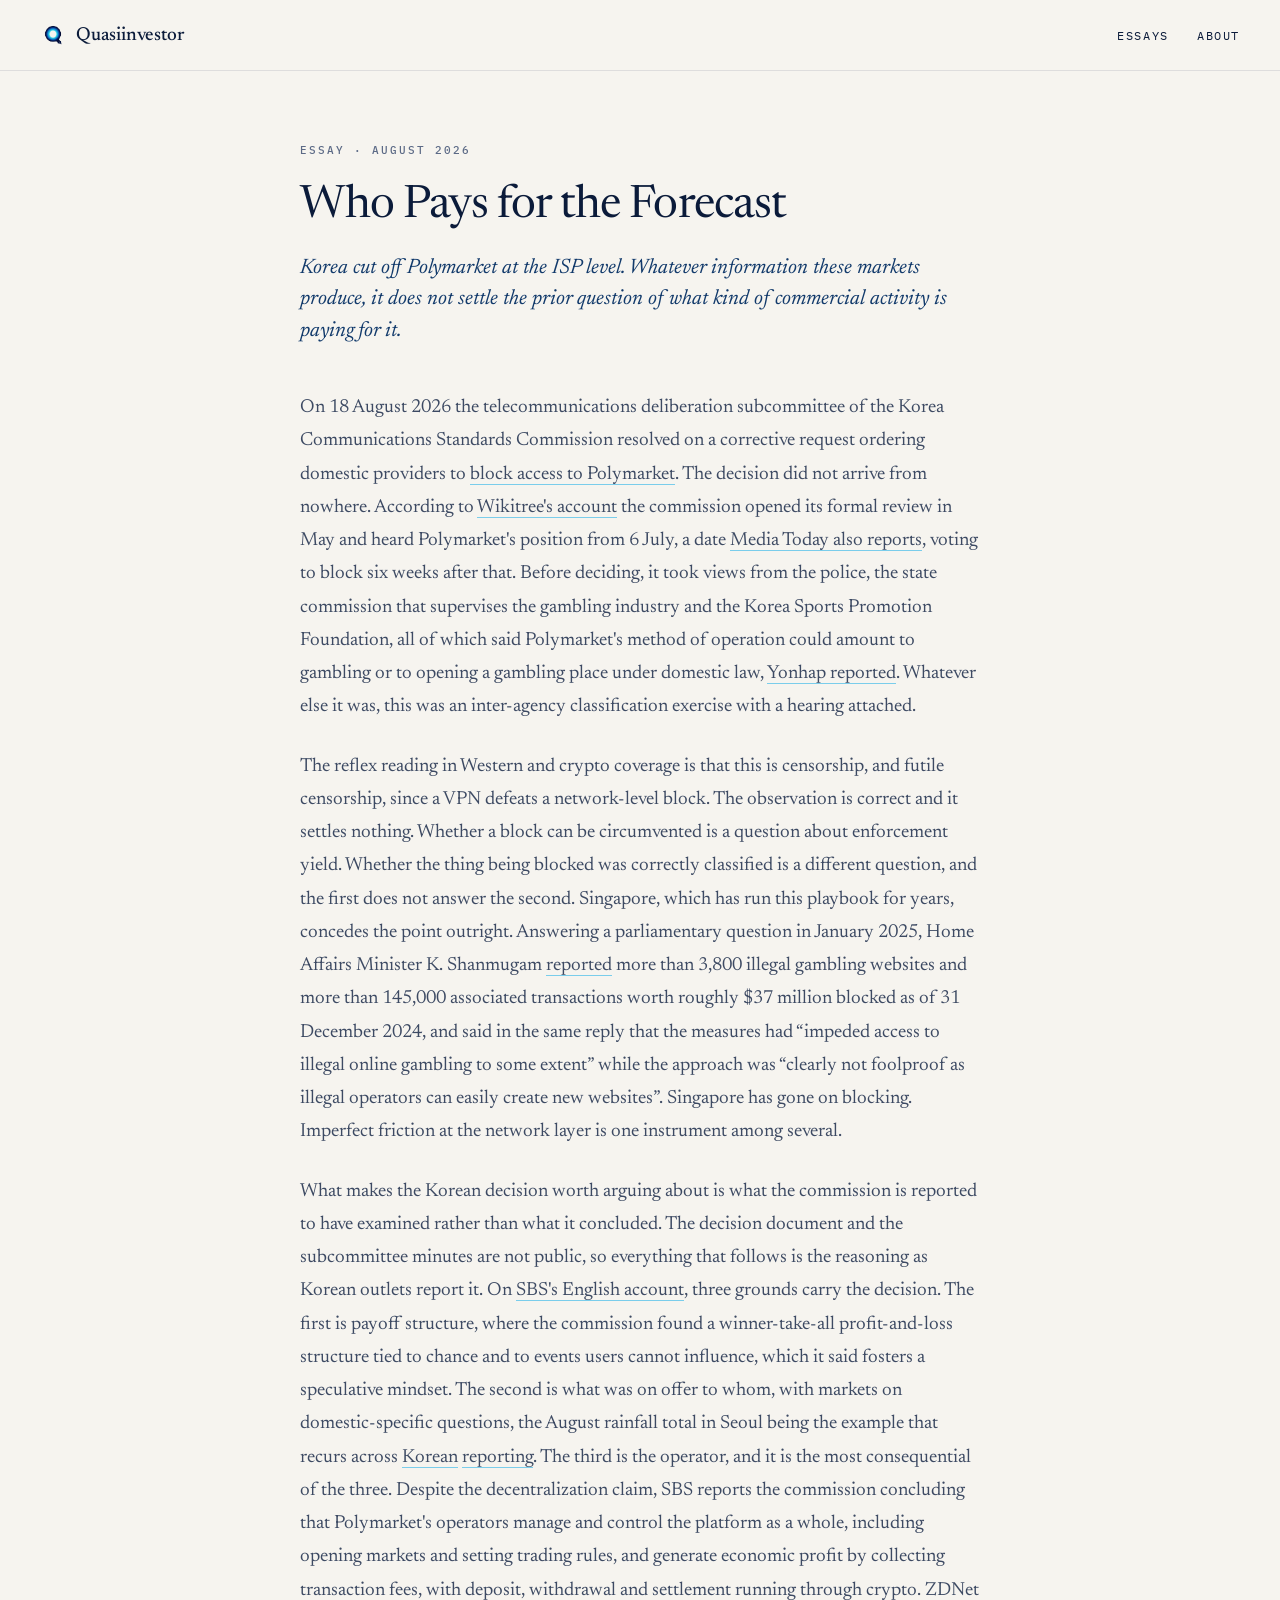
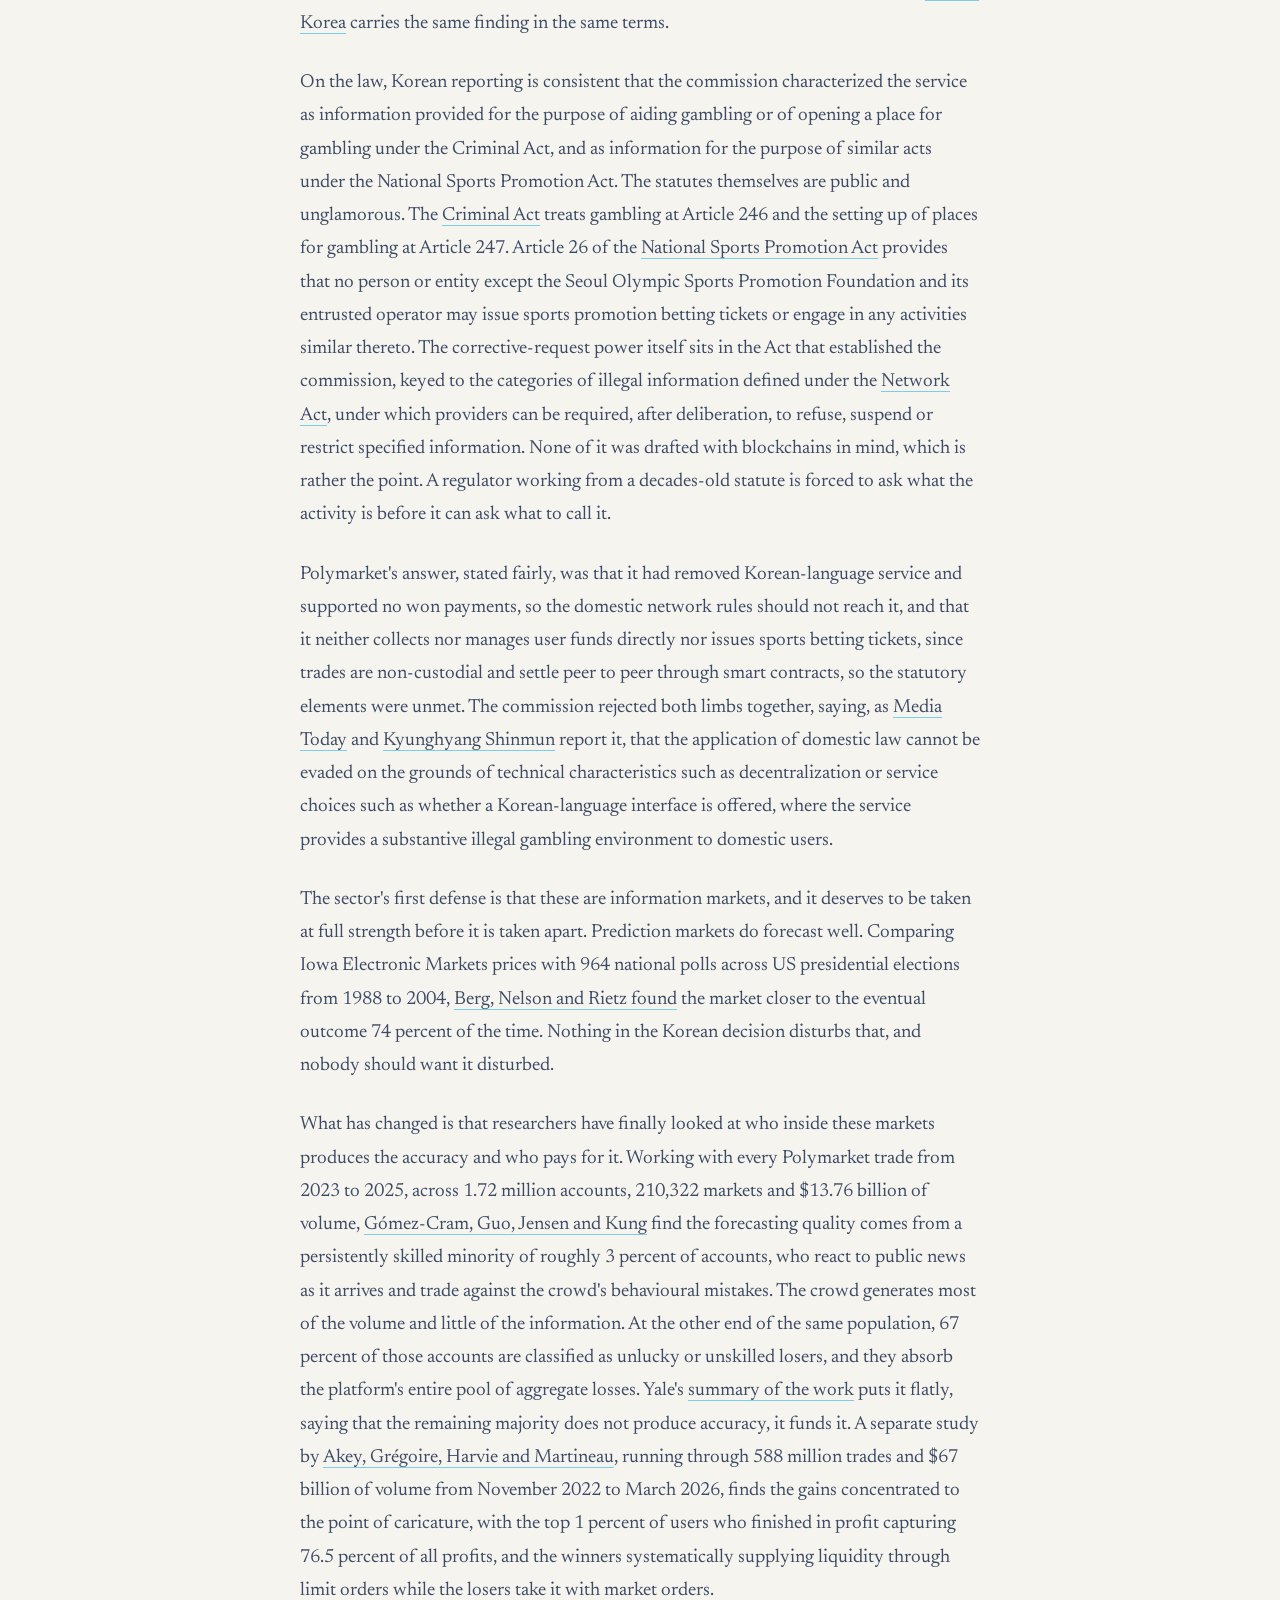
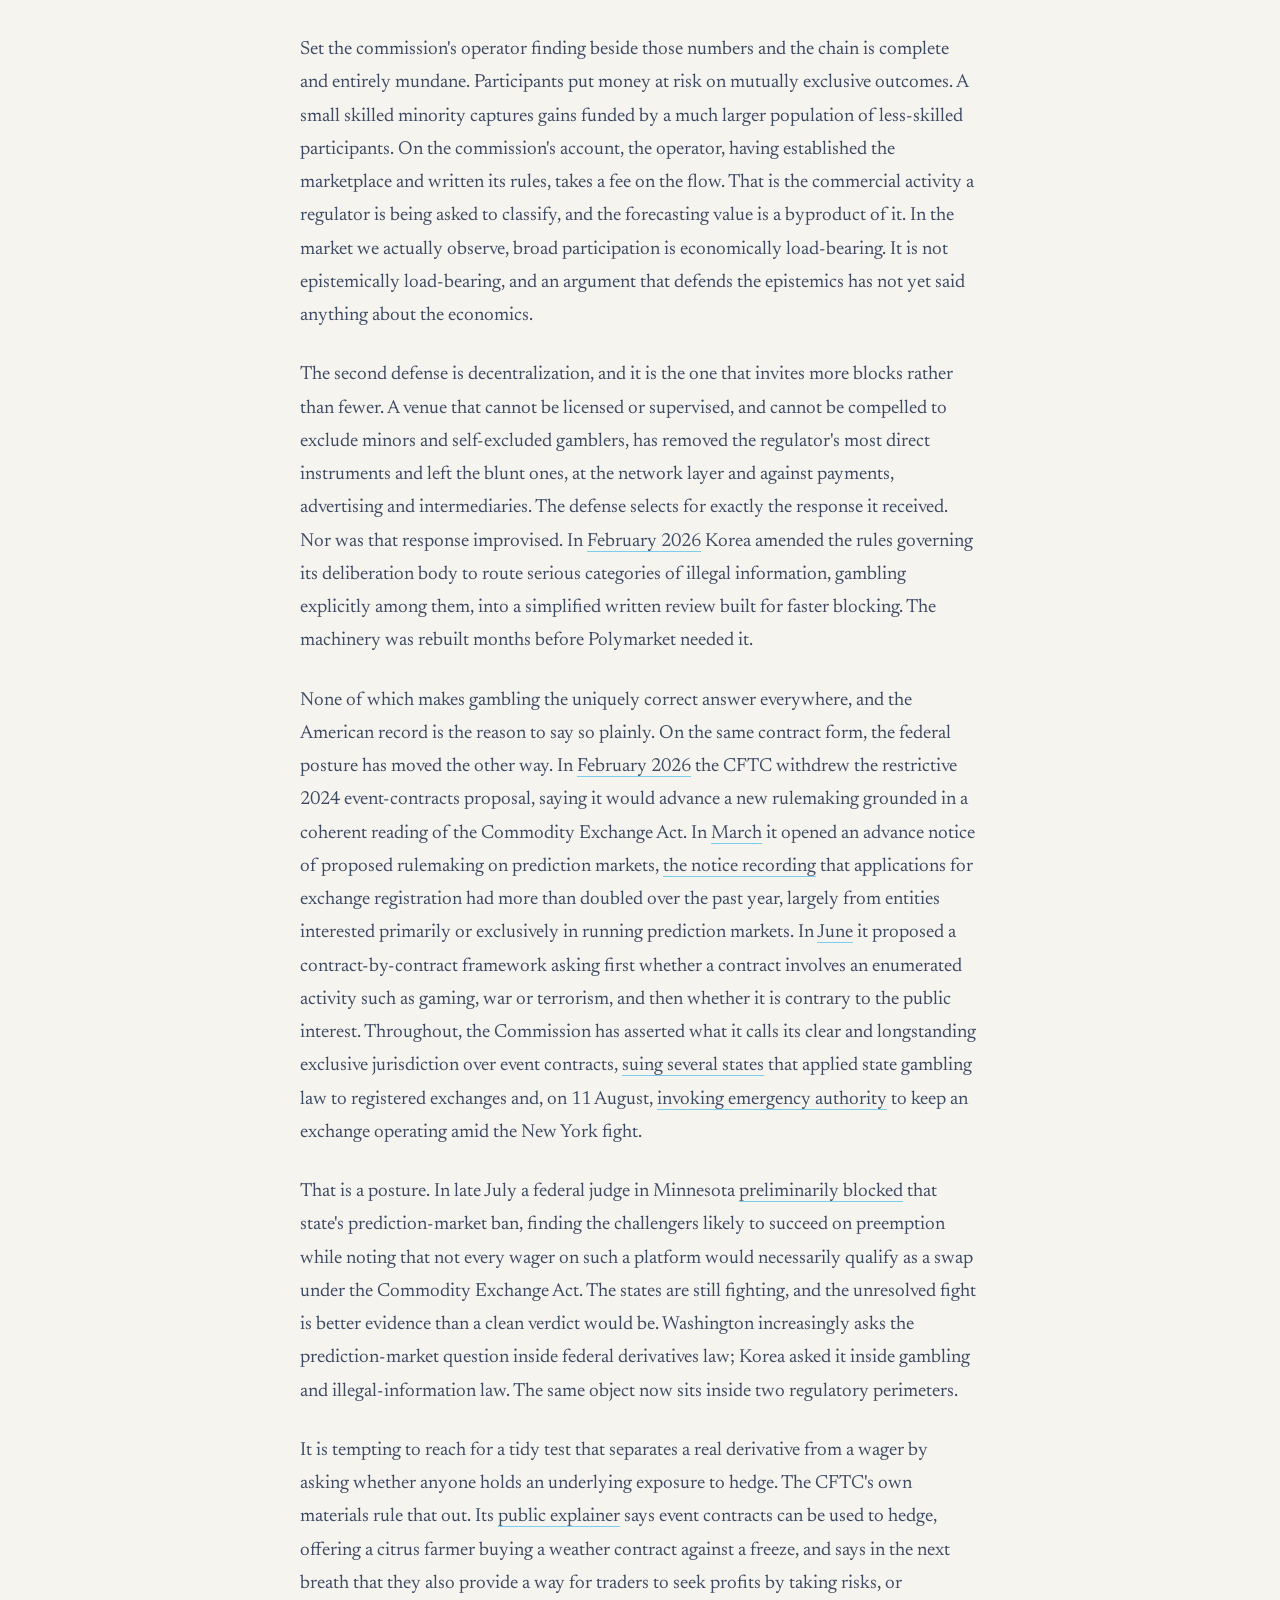
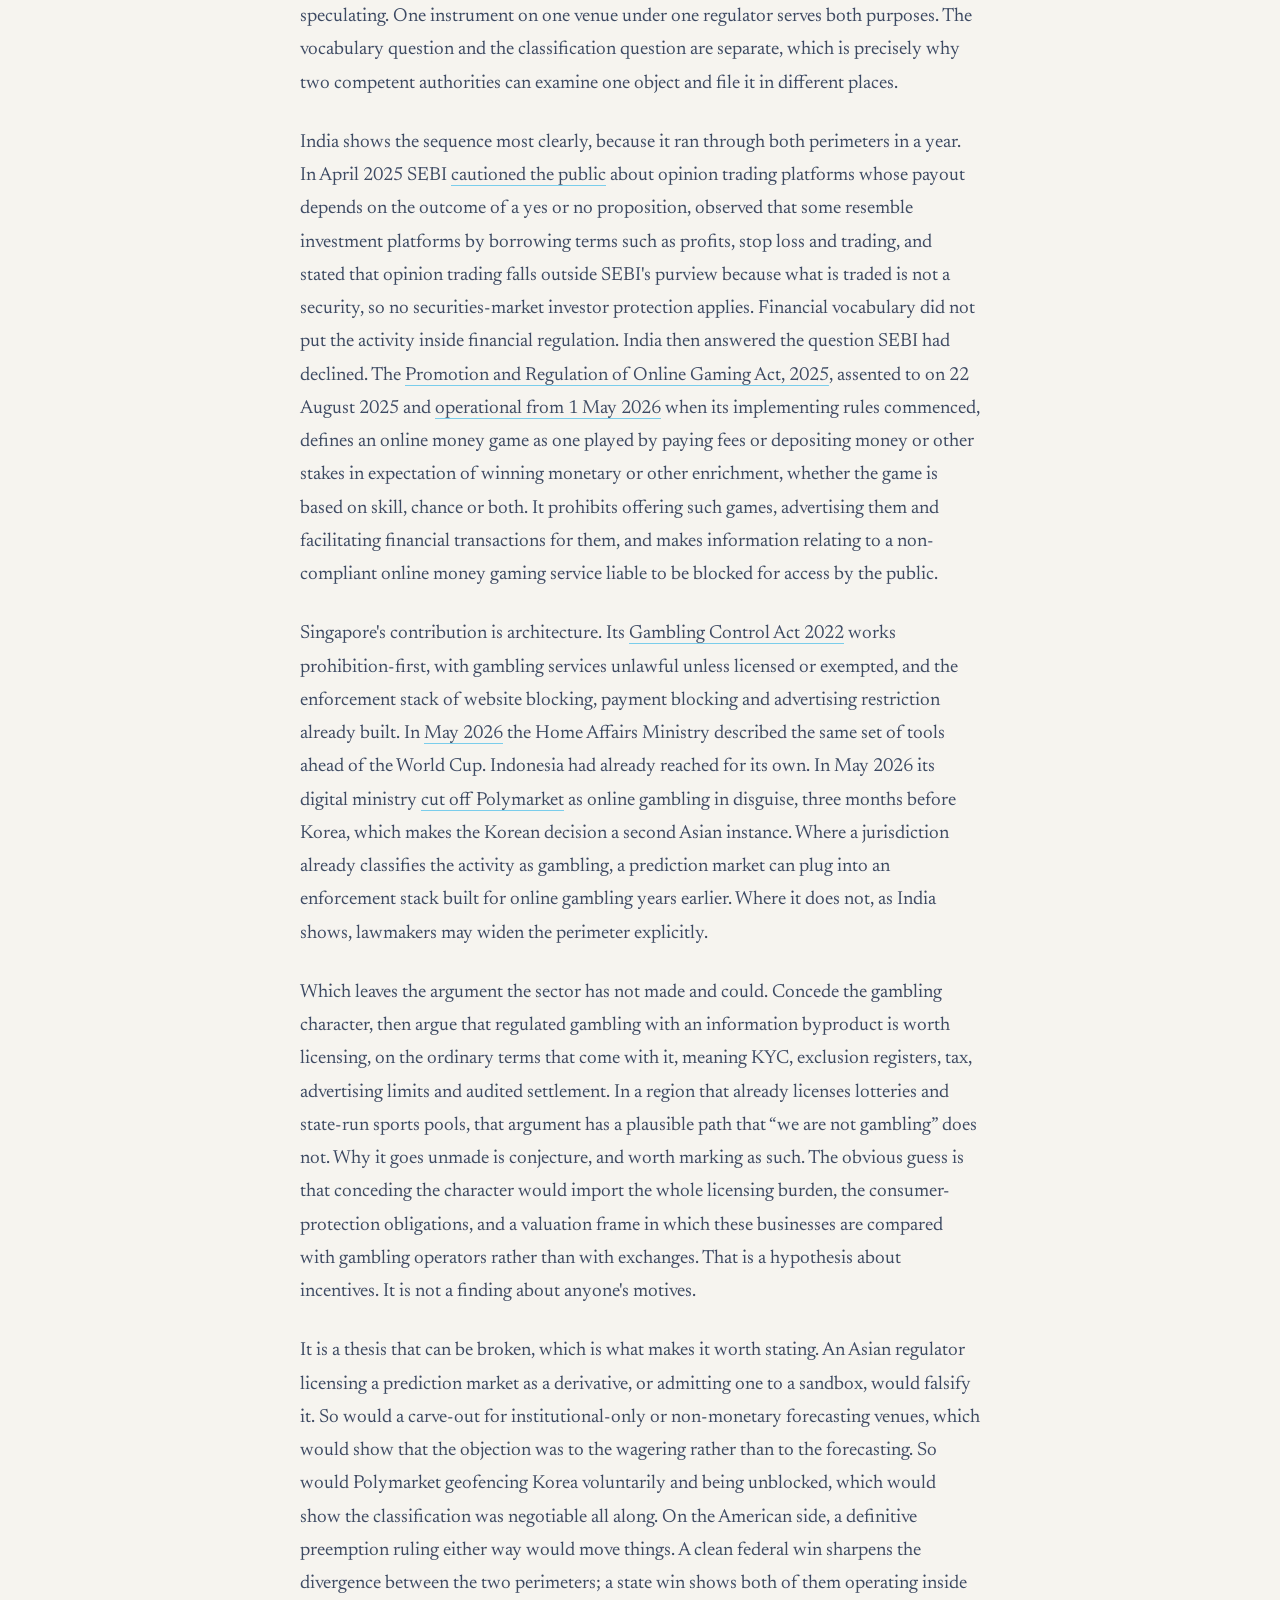
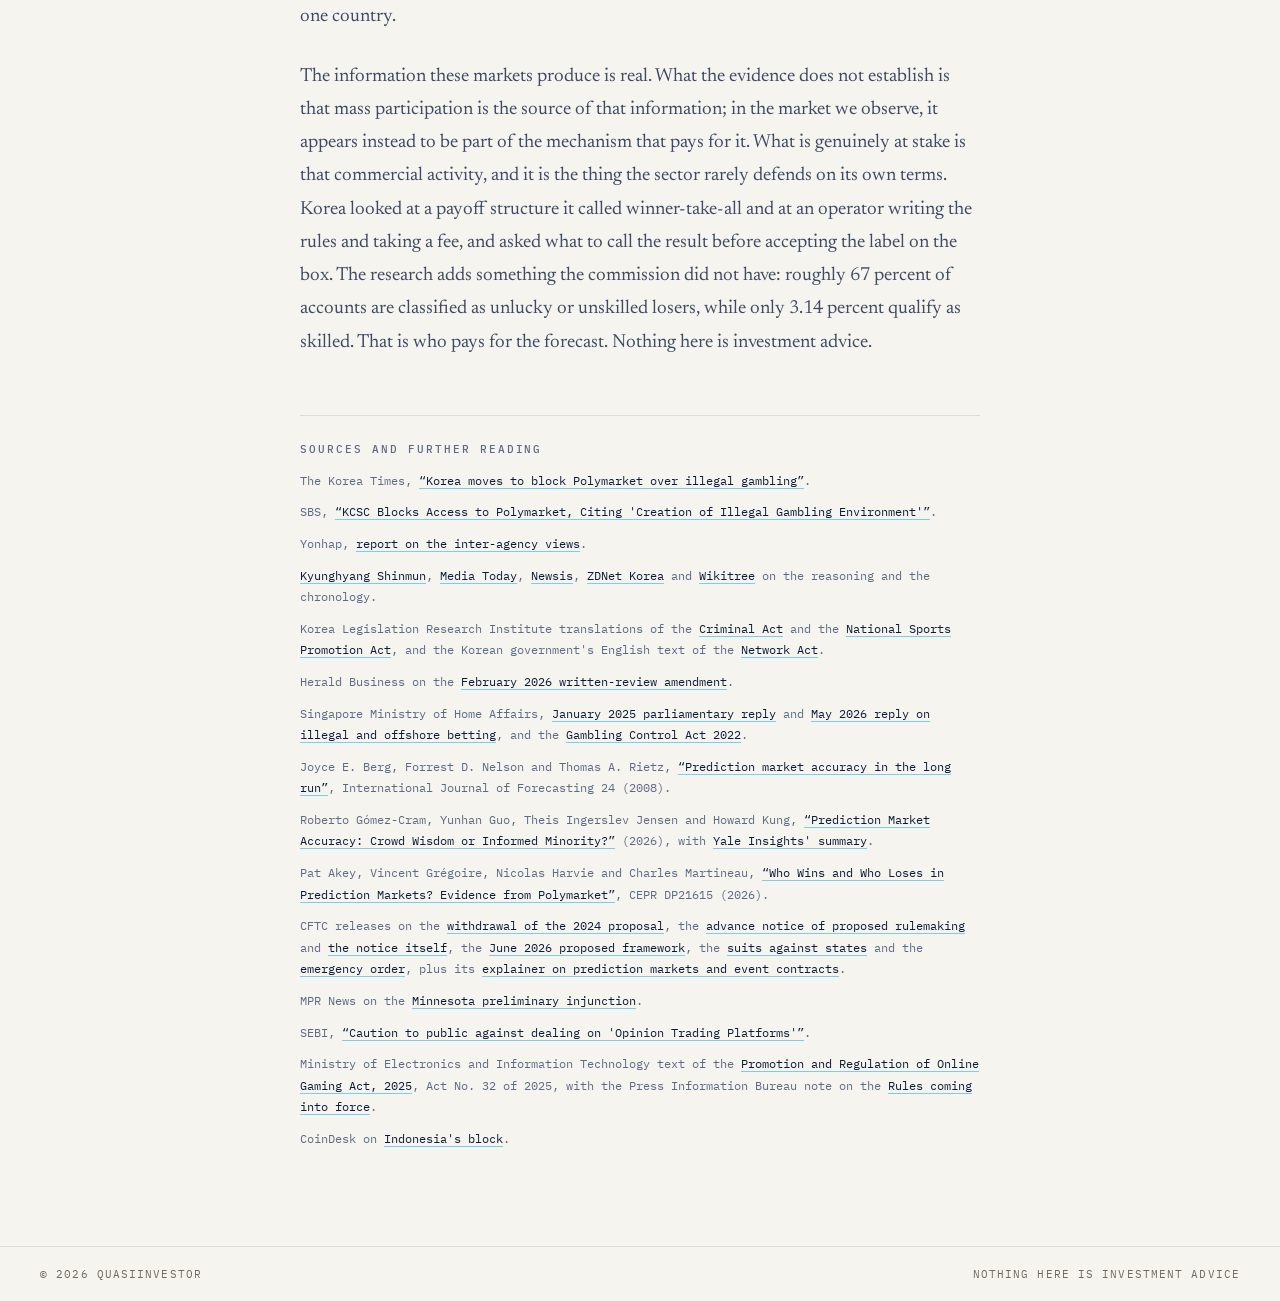
<file: essays/who-pays-for-the-forecast.html>
<!doctype html>
<html lang="en">
<head>
  <meta charset="utf-8">
  <meta name="viewport" content="width=device-width, initial-scale=1">
  <title>Who Pays for the Forecast · Quasiinvestor</title>
  <meta name="description" content="Korea cut off Polymarket at the ISP level. Whatever information these markets produce, it does not settle the prior question of what kind of commercial activity is paying for it.">
  <meta property="og:title" content="Who Pays for the Forecast">
  <meta property="og:description" content="Korea cut off Polymarket at the ISP level. Whatever information these markets produce, it does not settle the prior question of what kind of commercial activity is paying for it.">
  <meta property="og:type" content="article">
  <meta property="og:url" content="https://quasiinvestor.com/essays/who-pays-for-the-forecast">
  <link rel="icon" href="/assets/quasi-logo.png">
  <link rel="preconnect" href="https://fonts.googleapis.com">
  <link rel="preconnect" href="https://fonts.gstatic.com" crossorigin>
  <link href="https://fonts.googleapis.com/css2?family=IBM+Plex+Mono:wght@400;500&amp;family=Newsreader:ital,opsz,wght@0,6..72,300;0,6..72,400;0,6..72,500;1,6..72,400&amp;display=swap" rel="stylesheet">
  <link rel="stylesheet" href="/style.css">
</head>
<body>
  <header class="bar site-header">
    <a class="lockup" href="/" aria-label="Quasiinvestor home">
      <img src="/assets/quasi-logo.png" alt="" width="26" height="26">
      <span class="wordmark">Quasiinvestor</span>
    </a>

    <nav aria-label="Main navigation">
      <a href="/#essays">Essays</a>
      <a href="/#about">About</a>
    </nav>
  </header>

  <main>
    <article class="essay-page">
      <p class="essay-meta">Essay · <time datetime="2026-08-24">August 2026</time></p>
      <h1>Who Pays for the Forecast</h1>
      <p class="dek">Korea cut off Polymarket at the ISP level. Whatever information these markets produce, it does not settle the prior question of what kind of commercial activity is paying for it.</p>

      <div class="prose">
        <p>On 18 August 2026 the telecommunications deliberation subcommittee of the Korea Communications Standards Commission resolved on a corrective request ordering domestic providers to <a href="https://www.koreatimes.co.kr/business/companies/20260819/korea-moves-to-block-polymarket-over-illegal-gambling">block access to Polymarket</a>. The decision did not arrive from nowhere. According to <a href="https://www.wikitree.co.kr/articles/1153222">Wikitree's account</a> the commission opened its formal review in May and heard Polymarket's position from 6 July, a date <a href="https://www.mediatoday.co.kr/news/articleView.html?idxno=336564">Media Today also reports</a>, voting to block six weeks after that. Before deciding, it took views from the police, the state commission that supervises the gambling industry and the Korea Sports Promotion Foundation, all of which said Polymarket's method of operation could amount to gambling or to opening a gambling place under domestic law, <a href="https://v.daum.net/v/20260819052337785">Yonhap reported</a>. Whatever else it was, this was an inter-agency classification exercise with a hearing attached.</p>

        <p>The reflex reading in Western and crypto coverage is that this is censorship, and futile censorship, since a VPN defeats a network-level block. The observation is correct and it settles nothing. Whether a block can be circumvented is a question about enforcement yield. Whether the thing being blocked was correctly classified is a different question, and the first does not answer the second. Singapore, which has run this playbook for years, concedes the point outright. Answering a parliamentary question in January 2025, Home Affairs Minister K. Shanmugam <a href="https://www.mha.gov.sg/media-room/newsroom/number-of-illegal-gambling-websites-and-apps-blocked-and-banned-in-singapore/">reported</a> more than 3,800 illegal gambling websites and more than 145,000 associated transactions worth roughly $37 million blocked as of 31 December 2024, and said in the same reply that the measures had “impeded access to illegal online gambling to some extent” while the approach was “clearly not foolproof as illegal operators can easily create new websites”. Singapore has gone on blocking. Imperfect friction at the network layer is one instrument among several.</p>

        <p>What makes the Korean decision worth arguing about is what the commission is reported to have examined rather than what it concluded. The decision document and the subcommittee minutes are not public, so everything that follows is the reasoning as Korean outlets report it. On <a href="https://news.sbs.co.kr/english/article.do?news_id=N1008709988">SBS's English account</a>, three grounds carry the decision. The first is payoff structure, where the commission found a winner-take-all profit-and-loss structure tied to chance and to events users cannot influence, which it said fosters a speculative mindset. The second is what was on offer to whom, with markets on domestic-specific questions, the August rainfall total in Seoul being the example that recurs across <a href="https://www.khan.co.kr/article/202608181655001/">Korean</a> <a href="https://www.newsis.com/view/NISX20260818_0003752716">reporting</a>. The third is the operator, and it is the most consequential of the three. Despite the decentralization claim, SBS reports the commission concluding that Polymarket's operators manage and control the platform as a whole, including opening markets and setting trading rules, and generate economic profit by collecting transaction fees, with deposit, withdrawal and settlement running through crypto. <a href="https://zdnet.co.kr/view/?no=20260818173958">ZDNet Korea</a> carries the same finding in the same terms.</p>

        <p>On the law, Korean reporting is consistent that the commission characterized the service as information provided for the purpose of aiding gambling or of opening a place for gambling under the Criminal Act, and as information for the purpose of similar acts under the National Sports Promotion Act. The statutes themselves are public and unglamorous. The <a href="https://elaw.klri.re.kr/eng_service/lawViewTitle.do?hseq=28627">Criminal Act</a> treats gambling at Article 246 and the setting up of places for gambling at Article 247. Article 26 of the <a href="https://elaw.klri.re.kr/eng_service/lawViewContent.do?hseq=8657">National Sports Promotion Act</a> provides that no person or entity except the Seoul Olympic Sports Promotion Foundation and its entrusted operator may issue sports promotion betting tickets or engage in any activities similar thereto. The corrective-request power itself sits in the Act that established the commission, keyed to the categories of illegal information defined under the <a href="https://law.go.kr/LSW/lsInfoP.do?lsiSeq=58583&amp;chrClsCd=010203&amp;urlMode=engLsInfoR&amp;viewCls=engLsInfoR">Network Act</a>, under which providers can be required, after deliberation, to refuse, suspend or restrict specified information. None of it was drafted with blockchains in mind, which is rather the point. A regulator working from a decades-old statute is forced to ask what the activity is before it can ask what to call it.</p>

        <p>Polymarket's answer, stated fairly, was that it had removed Korean-language service and supported no won payments, so the domestic network rules should not reach it, and that it neither collects nor manages user funds directly nor issues sports betting tickets, since trades are non-custodial and settle peer to peer through smart contracts, so the statutory elements were unmet. The commission rejected both limbs together, saying, as <a href="https://www.mediatoday.co.kr/news/articleView.html?idxno=336564">Media Today</a> and <a href="https://www.khan.co.kr/article/202608181655001/">Kyunghyang Shinmun</a> report it, that the application of domestic law cannot be evaded on the grounds of technical characteristics such as decentralization or service choices such as whether a Korean-language interface is offered, where the service provides a substantive illegal gambling environment to domestic users.</p>

        <p>The sector's first defense is that these are information markets, and it deserves to be taken at full strength before it is taken apart. Prediction markets do forecast well. Comparing Iowa Electronic Markets prices with 964 national polls across US presidential elections from 1988 to 2004, <a href="https://www.sciencedirect.com/science/article/abs/pii/S0169207008000320">Berg, Nelson and Rietz found</a> the market closer to the eventual outcome 74 percent of the time. Nothing in the Korean decision disturbs that, and nobody should want it disturbed.</p>

        <p>What has changed is that researchers have finally looked at who inside these markets produces the accuracy and who pays for it. Working with every Polymarket trade from 2023 to 2025, across 1.72 million accounts, 210,322 markets and $13.76 billion of volume, <a href="https://papers.ssrn.com/sol3/papers.cfm?abstract_id=6617059">Gómez-Cram, Guo, Jensen and Kung</a> find the forecasting quality comes from a persistently skilled minority of roughly 3 percent of accounts, who react to public news as it arrives and trade against the crowd's behavioural mistakes. The crowd generates most of the volume and little of the information. At the other end of the same population, 67 percent of those accounts are classified as unlucky or unskilled losers, and they absorb the platform's entire pool of aggregate losses. Yale's <a href="https://insights.som.yale.edu/insights/wisdom-of-the-few-prediction-markets-are-driven-by-small-number-of-skilled-traders">summary of the work</a> puts it flatly, saying that the remaining majority does not produce accuracy, it funds it. A separate study by <a href="https://cepr.org/publications/dp21615">Akey, Grégoire, Harvie and Martineau</a>, running through 588 million trades and $67 billion of volume from November 2022 to March 2026, finds the gains concentrated to the point of caricature, with the top 1 percent of users who finished in profit capturing 76.5 percent of all profits, and the winners systematically supplying liquidity through limit orders while the losers take it with market orders.</p>

        <p>Set the commission's operator finding beside those numbers and the chain is complete and entirely mundane. Participants put money at risk on mutually exclusive outcomes. A small skilled minority captures gains funded by a much larger population of less-skilled participants. On the commission's account, the operator, having established the marketplace and written its rules, takes a fee on the flow. That is the commercial activity a regulator is being asked to classify, and the forecasting value is a byproduct of it. In the market we actually observe, broad participation is economically load-bearing. It is not epistemically load-bearing, and an argument that defends the epistemics has not yet said anything about the economics.</p>

        <p>The second defense is decentralization, and it is the one that invites more blocks rather than fewer. A venue that cannot be licensed or supervised, and cannot be compelled to exclude minors and self-excluded gamblers, has removed the regulator's most direct instruments and left the blunt ones, at the network layer and against payments, advertising and intermediaries. The defense selects for exactly the response it received. Nor was that response improvised. In <a href="https://biz.heraldcorp.com/article/10673660">February 2026</a> Korea amended the rules governing its deliberation body to route serious categories of illegal information, gambling explicitly among them, into a simplified written review built for faster blocking. The machinery was rebuilt months before Polymarket needed it.</p>

        <p>None of which makes gambling the uniquely correct answer everywhere, and the American record is the reason to say so plainly. On the same contract form, the federal posture has moved the other way. In <a href="https://www.cftc.gov/PressRoom/PressReleases/9179-26">February 2026</a> the CFTC withdrew the restrictive 2024 event-contracts proposal, saying it would advance a new rulemaking grounded in a coherent reading of the Commodity Exchange Act. In <a href="https://www.cftc.gov/PressRoom/PressReleases/9194-26">March</a> it opened an advance notice of proposed rulemaking on prediction markets, <a href="https://www.cftc.gov/LawRegulation/FederalRegister/proposedrules/2026-05105.html">the notice recording</a> that applications for exchange registration had more than doubled over the past year, largely from entities interested primarily or exclusively in running prediction markets. In <a href="https://www.cftc.gov/PressRoom/PressReleases/9249-26">June</a> it proposed a contract-by-contract framework asking first whether a contract involves an enumerated activity such as gaming, war or terrorism, and then whether it is contrary to the public interest. Throughout, the Commission has asserted what it calls its clear and longstanding exclusive jurisdiction over event contracts, <a href="https://www.cftc.gov/PressRoom/PressReleases/9206-26">suing several states</a> that applied state gambling law to registered exchanges and, on 11 August, <a href="https://www.cftc.gov/PressRoom/PressReleases/9281-26">invoking emergency authority</a> to keep an exchange operating amid the New York fight.</p>

        <p>That is a posture. In late July a federal judge in Minnesota <a href="https://www.mprnews.org/story/2026/07/27/minnesota-ban-on-kalshi-polymarket-prediction-markets-put-on-hold-by-federal-judge">preliminarily blocked</a> that state's prediction-market ban, finding the challengers likely to succeed on preemption while noting that not every wager on such a platform would necessarily qualify as a swap under the Commodity Exchange Act. The states are still fighting, and the unresolved fight is better evidence than a clean verdict would be. Washington increasingly asks the prediction-market question inside federal derivatives law; Korea asked it inside gambling and illegal-information law. The same object now sits inside two regulatory perimeters.</p>

        <p>It is tempting to reach for a tidy test that separates a real derivative from a wager by asking whether anyone holds an underlying exposure to hedge. The CFTC's own materials rule that out. Its <a href="https://www.cftc.gov/LearnandProtect/PredictionMarkets">public explainer</a> says event contracts can be used to hedge, offering a citrus farmer buying a weather contract against a freeze, and says in the next breath that they also provide a way for traders to seek profits by taking risks, or speculating. One instrument on one venue under one regulator serves both purposes. The vocabulary question and the classification question are separate, which is precisely why two competent authorities can examine one object and file it in different places.</p>

        <p>India shows the sequence most clearly, because it ran through both perimeters in a year. In April 2025 SEBI <a href="https://www.sebi.gov.in/media-and-notifications/press-releases/apr-2025/caution-to-public-against-dealing-on-opinion-trading-platforms-_93708.html">cautioned the public</a> about opinion trading platforms whose payout depends on the outcome of a yes or no proposition, observed that some resemble investment platforms by borrowing terms such as profits, stop loss and trading, and stated that opinion trading falls outside SEBI's purview because what is traded is not a security, so no securities-market investor protection applies. Financial vocabulary did not put the activity inside financial regulation. India then answered the question SEBI had declined. The <a href="https://www.meity.gov.in/static/uploads/2025/10/8a7f103cefc68ed8aaa2ebc9a2ed7c13.pdf">Promotion and Regulation of Online Gaming Act, 2025</a>, assented to on 22 August 2025 and <a href="https://www.pib.gov.in/PressNoteDetails.aspx?NoteId=158400&amp;ModuleId=3&amp;reg=3&amp;lang=1">operational from 1 May 2026</a> when its implementing rules commenced, defines an online money game as one played by paying fees or depositing money or other stakes in expectation of winning monetary or other enrichment, whether the game is based on skill, chance or both. It prohibits offering such games, advertising them and facilitating financial transactions for them, and makes information relating to a non-compliant online money gaming service liable to be blocked for access by the public.</p>

        <p>Singapore's contribution is architecture. Its <a href="https://sso.agc.gov.sg/Act/GCA2022">Gambling Control Act 2022</a> works prohibition-first, with gambling services unlawful unless licensed or exempted, and the enforcement stack of website blocking, payment blocking and advertising restriction already built. In <a href="https://www.mha.gov.sg/media-room/newsroom/risk-of-illegal-and-offshore-betting-activities-tightening-controls-on-gambling-related-advertising-and-enforcement-measures-to-minimise-exposure-to-vulnerable-groups/">May 2026</a> the Home Affairs Ministry described the same set of tools ahead of the World Cup. Indonesia had already reached for its own. In May 2026 its digital ministry <a href="https://www.coindesk.com/policy/2026/05/25/indonesia-blocks-polymarket-calling-prediction-market-online-gambling-in-disguise">cut off Polymarket</a> as online gambling in disguise, three months before Korea, which makes the Korean decision a second Asian instance. Where a jurisdiction already classifies the activity as gambling, a prediction market can plug into an enforcement stack built for online gambling years earlier. Where it does not, as India shows, lawmakers may widen the perimeter explicitly.</p>

        <p>Which leaves the argument the sector has not made and could. Concede the gambling character, then argue that regulated gambling with an information byproduct is worth licensing, on the ordinary terms that come with it, meaning KYC, exclusion registers, tax, advertising limits and audited settlement. In a region that already licenses lotteries and state-run sports pools, that argument has a plausible path that “we are not gambling” does not. Why it goes unmade is conjecture, and worth marking as such. The obvious guess is that conceding the character would import the whole licensing burden, the consumer-protection obligations, and a valuation frame in which these businesses are compared with gambling operators rather than with exchanges. That is a hypothesis about incentives. It is not a finding about anyone's motives.</p>

        <p>It is a thesis that can be broken, which is what makes it worth stating. An Asian regulator licensing a prediction market as a derivative, or admitting one to a sandbox, would falsify it. So would a carve-out for institutional-only or non-monetary forecasting venues, which would show that the objection was to the wagering rather than to the forecasting. So would Polymarket geofencing Korea voluntarily and being unblocked, which would show the classification was negotiable all along. On the American side, a definitive preemption ruling either way would move things. A clean federal win sharpens the divergence between the two perimeters; a state win shows both of them operating inside one country.</p>

        <p>The information these markets produce is real. What the evidence does not establish is that mass participation is the source of that information; in the market we observe, it appears instead to be part of the mechanism that pays for it. What is genuinely at stake is that commercial activity, and it is the thing the sector rarely defends on its own terms. Korea looked at a payoff structure it called winner-take-all and at an operator writing the rules and taking a fee, and asked what to call the result before accepting the label on the box. The research adds something the commission did not have: roughly 67 percent of accounts are classified as unlucky or unskilled losers, while only 3.14 percent qualify as skilled. That is who pays for the forecast. Nothing here is investment advice.</p>
      </div>

      <div class="sources">
        <span class="label">Sources and further reading</span>
        <ul>
          <li>The Korea Times, <a href="https://www.koreatimes.co.kr/business/companies/20260819/korea-moves-to-block-polymarket-over-illegal-gambling">“Korea moves to block Polymarket over illegal gambling”</a>.</li>
          <li>SBS, <a href="https://news.sbs.co.kr/english/article.do?news_id=N1008709988">“KCSC Blocks Access to Polymarket, Citing 'Creation of Illegal Gambling Environment'”</a>.</li>
          <li>Yonhap, <a href="https://v.daum.net/v/20260819052337785">report on the inter-agency views</a>.</li>
          <li><a href="https://www.khan.co.kr/article/202608181655001/">Kyunghyang Shinmun</a>, <a href="https://www.mediatoday.co.kr/news/articleView.html?idxno=336564">Media Today</a>, <a href="https://www.newsis.com/view/NISX20260818_0003752716">Newsis</a>, <a href="https://zdnet.co.kr/view/?no=20260818173958">ZDNet Korea</a> and <a href="https://www.wikitree.co.kr/articles/1153222">Wikitree</a> on the reasoning and the chronology.</li>
          <li>Korea Legislation Research Institute translations of the <a href="https://elaw.klri.re.kr/eng_service/lawViewTitle.do?hseq=28627">Criminal Act</a> and the <a href="https://elaw.klri.re.kr/eng_service/lawViewContent.do?hseq=8657">National Sports Promotion Act</a>, and the Korean government's English text of the <a href="https://law.go.kr/LSW/lsInfoP.do?lsiSeq=58583&amp;chrClsCd=010203&amp;urlMode=engLsInfoR&amp;viewCls=engLsInfoR">Network Act</a>.</li>
          <li>Herald Business on the <a href="https://biz.heraldcorp.com/article/10673660">February 2026 written-review amendment</a>.</li>
          <li>Singapore Ministry of Home Affairs, <a href="https://www.mha.gov.sg/media-room/newsroom/number-of-illegal-gambling-websites-and-apps-blocked-and-banned-in-singapore/">January 2025 parliamentary reply</a> and <a href="https://www.mha.gov.sg/media-room/newsroom/risk-of-illegal-and-offshore-betting-activities-tightening-controls-on-gambling-related-advertising-and-enforcement-measures-to-minimise-exposure-to-vulnerable-groups/">May 2026 reply on illegal and offshore betting</a>, and the <a href="https://sso.agc.gov.sg/Act/GCA2022">Gambling Control Act 2022</a>.</li>
          <li>Joyce E. Berg, Forrest D. Nelson and Thomas A. Rietz, <a href="https://www.sciencedirect.com/science/article/abs/pii/S0169207008000320">“Prediction market accuracy in the long run”</a>, International Journal of Forecasting 24 (2008).</li>
          <li>Roberto Gómez-Cram, Yunhan Guo, Theis Ingerslev Jensen and Howard Kung, <a href="https://papers.ssrn.com/sol3/papers.cfm?abstract_id=6617059">“Prediction Market Accuracy: Crowd Wisdom or Informed Minority?”</a> (2026), with <a href="https://insights.som.yale.edu/insights/wisdom-of-the-few-prediction-markets-are-driven-by-small-number-of-skilled-traders">Yale Insights' summary</a>.</li>
          <li>Pat Akey, Vincent Grégoire, Nicolas Harvie and Charles Martineau, <a href="https://cepr.org/publications/dp21615">“Who Wins and Who Loses in Prediction Markets? Evidence from Polymarket”</a>, CEPR DP21615 (2026).</li>
          <li>CFTC releases on the <a href="https://www.cftc.gov/PressRoom/PressReleases/9179-26">withdrawal of the 2024 proposal</a>, the <a href="https://www.cftc.gov/PressRoom/PressReleases/9194-26">advance notice of proposed rulemaking</a> and <a href="https://www.cftc.gov/LawRegulation/FederalRegister/proposedrules/2026-05105.html">the notice itself</a>, the <a href="https://www.cftc.gov/PressRoom/PressReleases/9249-26">June 2026 proposed framework</a>, the <a href="https://www.cftc.gov/PressRoom/PressReleases/9206-26">suits against states</a> and the <a href="https://www.cftc.gov/PressRoom/PressReleases/9281-26">emergency order</a>, plus its <a href="https://www.cftc.gov/LearnandProtect/PredictionMarkets">explainer on prediction markets and event contracts</a>.</li>
          <li>MPR News on the <a href="https://www.mprnews.org/story/2026/07/27/minnesota-ban-on-kalshi-polymarket-prediction-markets-put-on-hold-by-federal-judge">Minnesota preliminary injunction</a>.</li>
          <li>SEBI, <a href="https://www.sebi.gov.in/media-and-notifications/press-releases/apr-2025/caution-to-public-against-dealing-on-opinion-trading-platforms-_93708.html">“Caution to public against dealing on 'Opinion Trading Platforms'”</a>.</li>
          <li>Ministry of Electronics and Information Technology text of the <a href="https://www.meity.gov.in/static/uploads/2025/10/8a7f103cefc68ed8aaa2ebc9a2ed7c13.pdf">Promotion and Regulation of Online Gaming Act, 2025</a>, Act No. 32 of 2025, with the Press Information Bureau note on the <a href="https://www.pib.gov.in/PressNoteDetails.aspx?NoteId=158400&amp;ModuleId=3&amp;reg=3&amp;lang=1">Rules coming into force</a>.</li>
          <li>CoinDesk on <a href="https://www.coindesk.com/policy/2026/05/25/indonesia-blocks-polymarket-calling-prediction-market-online-gambling-in-disguise">Indonesia's block</a>.</li>
        </ul>
      </div>
    </article>
  </main>

  <footer class="bar site-footer">
    <span>© 2026 Quasiinvestor</span>
    <span>Nothing here is investment advice</span>
  </footer>
</body>
</html>
</file>
<file: style.css>
:root {
  --paper: #f6f4ef;
  --ink: #0b1b3a;
  --ink-secondary: #123a6b;
  --body-muted: #3d4a63;
  --label-muted: #5c6a86;
  --meta-muted: #6f6c5e;
  --accent: #00a8e8;
  --accent-hover: #00769f;
  --hairline: rgba(11, 27, 58, 0.1);
  --serif: "Newsreader", Georgia, serif;
  --mono: "IBM Plex Mono", ui-monospace, monospace;
}

* {
  box-sizing: border-box;
}

html {
  scroll-behavior: smooth;
}

html,
body {
  margin: 0;
  padding: 0;
}

body {
  min-height: 100vh;
  min-height: 100svh;
  display: flex;
  flex-direction: column;
  overflow-x: hidden;
  background: var(--paper);
  color: var(--ink);
  font-family: var(--serif);
  -webkit-font-smoothing: antialiased;
}

a {
  color: var(--ink);
  text-decoration: none;
  transition: color 0.2s ease;
}

a:hover {
  color: var(--accent-hover);
}

a:focus-visible {
  outline: 2px solid var(--accent-hover);
  outline-offset: 4px;
}

::selection {
  background: #9fe8ff;
  color: var(--ink);
}

h1,
h2,
p,
ul {
  margin: 0;
}

.bar {
  display: flex;
  align-items: center;
  justify-content: space-between;
  gap: 24px;
  padding: 22px 40px;
}

.site-header {
  position: sticky;
  top: 0;
  z-index: 10;
  background: var(--paper);
  border-bottom: 1px solid var(--hairline);
}

.lockup {
  display: flex;
  align-items: center;
  gap: 10px;
  flex: none;
}

.lockup img {
  width: 26px;
  height: 26px;
  object-fit: contain;
}

.wordmark {
  font-size: 19px;
  font-weight: 500;
  letter-spacing: -0.01em;
}

nav {
  display: flex;
  align-items: center;
  gap: 28px;
}

nav a,
.label,
.count,
.site-footer span {
  font-family: var(--mono);
}

nav a {
  font-size: 11.5px;
  letter-spacing: 0.14em;
  text-transform: uppercase;
}

main {
  width: 100%;
  flex: 1;
  display: flex;
  flex-direction: column;
  align-items: center;
  padding: 0 40px;
}

section {
  width: 100%;
  max-width: 900px;
}

section + section {
  border-top: 1px solid var(--hairline);
}

[id] {
  scroll-margin-top: 90px;
}

.hero {
  display: flex;
  flex-direction: column;
  align-items: center;
  padding: 90px 0 84px;
  text-align: center;
  animation: q-rise 0.8s ease both;
}

.status {
  display: flex;
  align-items: center;
  gap: 9px;
  margin-bottom: 22px;
  color: var(--label-muted);
  font-family: var(--mono);
  font-size: 11px;
  letter-spacing: 0.18em;
  text-transform: uppercase;
}

.dot {
  width: 6px;
  height: 6px;
  flex: none;
  border-radius: 50%;
  background: var(--accent);
  box-shadow: 0 0 0 4px rgba(0, 168, 232, 0.18);
}

h1 {
  width: 100%;
  font-size: clamp(40px, 6.2vw, 76px);
  font-weight: 400;
  line-height: 1.05;
  letter-spacing: -0.03em;
  text-wrap: balance;
}

h1 em {
  color: var(--ink-secondary);
  font-style: italic;
}

.essays {
  padding: 54px 0 60px;
}

.row-head {
  display: flex;
  align-items: baseline;
  justify-content: space-between;
  gap: 20px;
  margin-bottom: 26px;
}

.label {
  color: var(--label-muted);
  font-size: 11px;
  font-weight: 500;
  letter-spacing: 0.18em;
  text-transform: uppercase;
}

.count {
  color: var(--meta-muted);
  font-size: 11px;
  letter-spacing: 0.1em;
  text-transform: uppercase;
}

.essay-index {
  display: flex;
  flex-direction: column;
  padding: 0;
  list-style: none;
}

.essay-index li {
  display: grid;
  grid-template-columns: 110px minmax(0, 1fr);
  align-items: start;
  gap: 24px;
  padding: 22px 0;
  border-top: 1px solid var(--hairline);
}

.essay-index time {
  padding-top: 7px;
  color: var(--meta-muted);
  font-family: var(--mono);
  font-size: 11px;
  letter-spacing: 0.1em;
  text-transform: uppercase;
}

.essay-title {
  display: block;
  color: var(--ink-secondary);
  font-size: 25px;
  line-height: 1.25;
  letter-spacing: -0.015em;
}

.essay-dek {
  margin-top: 8px;
  color: var(--label-muted);
  font-size: 17px;
  line-height: 1.55;
  text-wrap: pretty;
}

.about {
  display: grid;
  grid-template-columns: minmax(0, 1fr) minmax(0, 1.5fr);
  gap: 48px;
  padding: 60px 0 90px;
}

.about-copy {
  max-width: 560px;
  display: flex;
  flex-direction: column;
  gap: 20px;
}

.about .lead {
  font-size: 23px;
  line-height: 1.5;
  letter-spacing: -0.01em;
  text-wrap: pretty;
}

.about .copy {
  color: var(--body-muted);
  font-size: 18px;
  line-height: 1.65;
  text-wrap: pretty;
}

.site-footer {
  flex-wrap: wrap;
  gap: 14px;
  padding: 20px 40px;
  border-top: 1px solid var(--hairline);
}

.site-footer span {
  color: var(--meta-muted);
  font-size: 11px;
  letter-spacing: 0.1em;
  text-transform: uppercase;
}

/* Standalone About page kept for existing inbound links. */
.about-page {
  max-width: 680px;
  padding: 80px 0 96px;
}

.about-page .label {
  display: block;
  margin-bottom: 22px;
}

.about-page h1 {
  max-width: 620px;
  margin-bottom: 28px;
}

.about-page .prose {
  display: flex;
  flex-direction: column;
  gap: 24px;
  color: var(--body-muted);
  font-size: 19px;
  line-height: 1.7;
}

.about-page .prose p:first-child {
  color: var(--ink);
  font-size: 23px;
  line-height: 1.5;
}

/* Individual essay pages. */
.essay-page {
  width: 100%;
  max-width: 680px;
  padding: 72px 0 96px;
}

.essay-page .essay-meta {
  margin-bottom: 24px;
  color: var(--label-muted);
  font-family: var(--mono);
  font-size: 11px;
  font-weight: 500;
  letter-spacing: 0.18em;
  text-transform: uppercase;
}

.essay-page h1 {
  margin-bottom: 20px;
  font-size: clamp(32px, 4.6vw, 46px);
  line-height: 1.12;
  letter-spacing: -0.02em;
}

.essay-page .dek {
  margin-bottom: 44px;
  color: var(--ink-secondary);
  font-size: 21px;
  font-style: italic;
  line-height: 1.5;
  text-wrap: pretty;
}

.essay-page .prose {
  display: flex;
  flex-direction: column;
  gap: 26px;
  color: var(--body-muted);
  font-size: 19px;
  line-height: 1.75;
}

.essay-page .prose a,
.essay-page .sources a {
  border-bottom: 1px solid rgba(0, 168, 232, 0.5);
}

.essay-page .prose a {
  color: inherit;
}

.essay-page .prose a:hover,
.essay-page .sources a:hover {
  color: var(--accent-hover);
  border-bottom-color: var(--accent-hover);
}

.essay-page .sources {
  margin-top: 56px;
  padding-top: 26px;
  border-top: 1px solid var(--hairline);
}

.essay-page .sources .label {
  display: block;
  margin-bottom: 14px;
}

.essay-page .sources p,
.essay-page .sources ul {
  color: var(--label-muted);
  font-family: var(--mono);
  font-size: 12px;
  line-height: 1.8;
}

.essay-page .sources ul {
  display: flex;
  flex-direction: column;
  gap: 10px;
  padding: 0;
  list-style: none;
}

@keyframes q-rise {
  from {
    opacity: 0;
    transform: translateY(14px);
  }

  to {
    opacity: 1;
    transform: none;
  }
}

@media (prefers-reduced-motion: reduce) {
  html {
    scroll-behavior: auto;
  }

  .hero {
    animation: none;
  }

  a {
    transition: none;
  }
}

@media (max-width: 820px) {
  .about {
    grid-template-columns: 1fr;
    gap: 20px;
  }
}

@media (max-width: 640px) {
  .bar {
    padding: 18px 20px;
  }

  nav {
    gap: 16px;
  }

  nav a {
    font-size: 10px;
  }

  main {
    padding: 0 22px;
  }

  .hero {
    padding: 64px 0 56px;
  }

  .essay-index li {
    grid-template-columns: 1fr;
    gap: 8px;
  }

  .essay-index time {
    padding-top: 0;
  }

  .essay-title {
    font-size: 22px;
  }

  .site-footer {
    flex-direction: column;
    align-items: flex-start;
  }

  .about-page {
    padding: 64px 0 72px;
  }

  .about-page .prose,
  .about-page .prose p:first-child {
    font-size: 18px;
  }

  .essay-page {
    padding: 56px 0 72px;
  }

  .essay-page .dek {
    font-size: 19px;
  }

  .essay-page .prose {
    font-size: 18px;
  }
}

@media (max-width: 420px) {
  .site-header {
    gap: 16px;
  }

  .lockup {
    gap: 7px;
  }

  .lockup img {
    width: 22px;
    height: 22px;
  }

  .wordmark {
    font-size: 16px;
  }

  nav {
    gap: 11px;
  }

  nav a {
    font-size: 9px;
    letter-spacing: 0.1em;
  }
}
</file>
